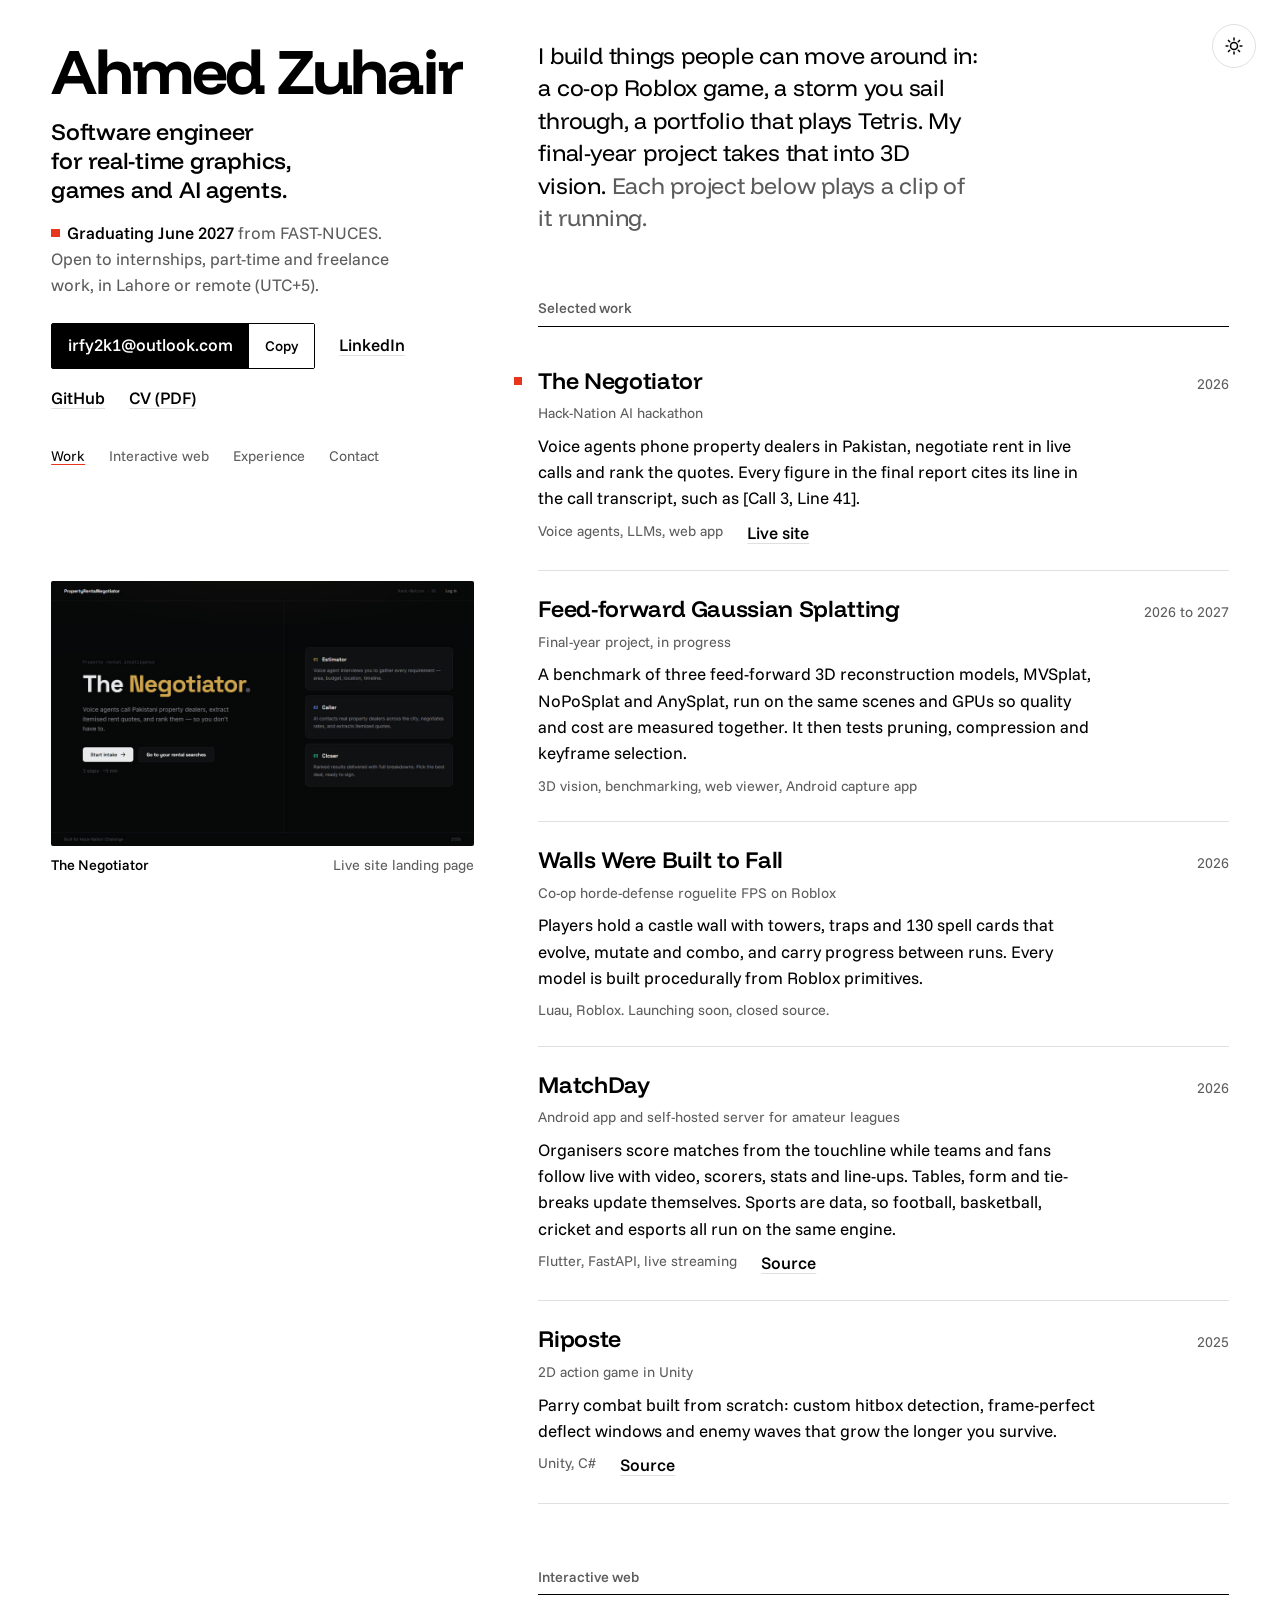
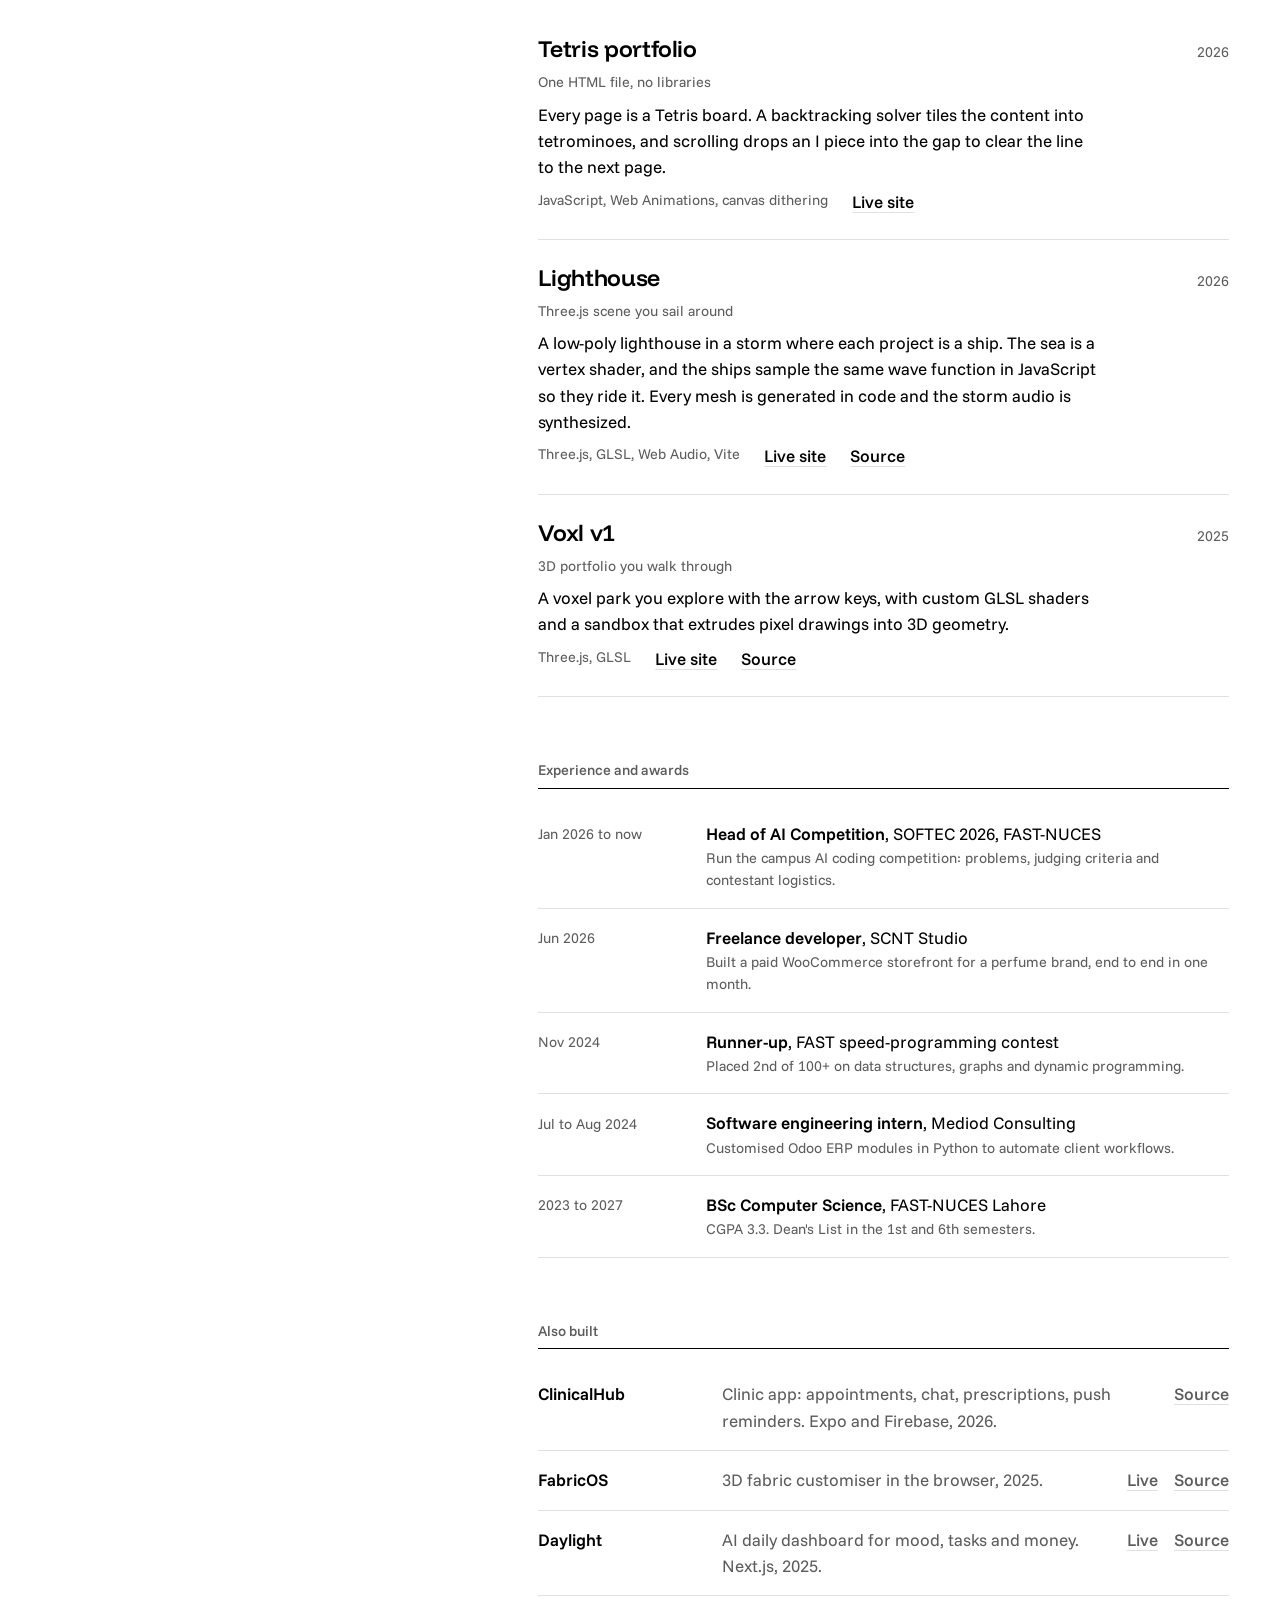
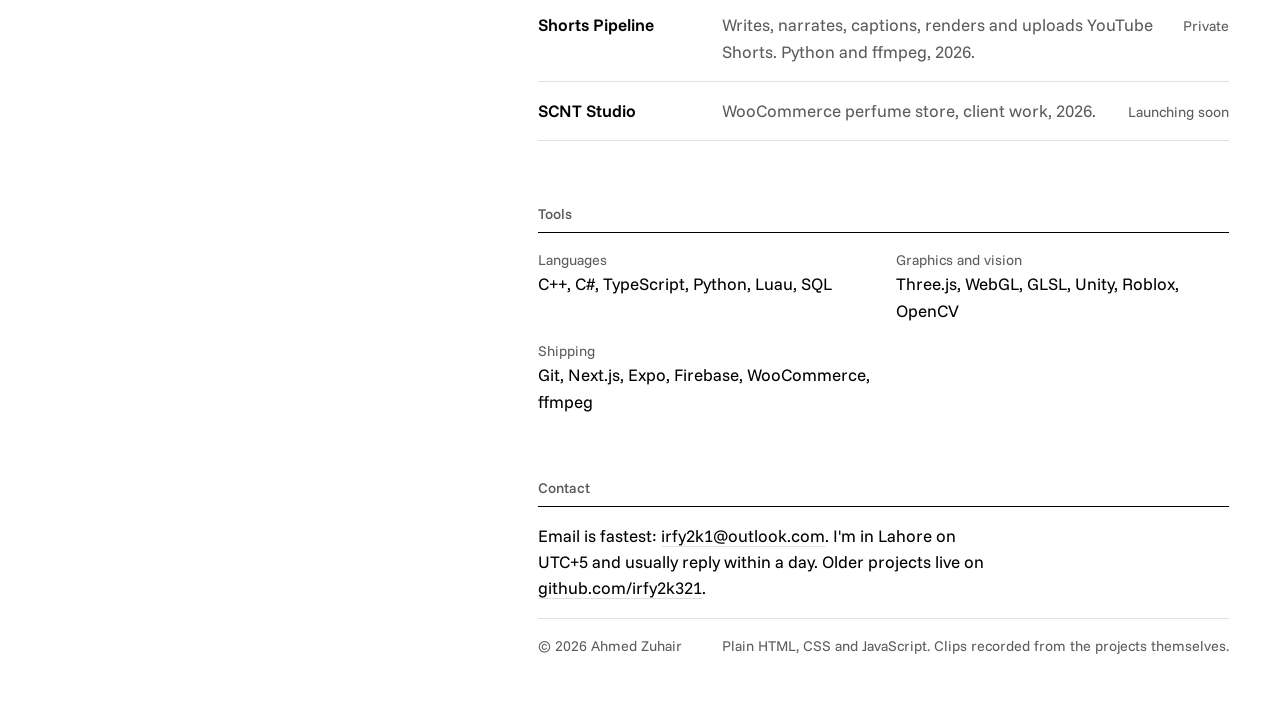
<file: index.html>
<!doctype html>
<html lang="en">
<head>
<meta charset="utf-8">
<meta name="viewport" content="width=device-width, initial-scale=1, viewport-fit=cover">
<title>Ahmed Zuhair</title>
<meta name="description" content="Ahmed Zuhair, software engineer graduating June 2027. Real-time graphics, games and AI agents, built end to end.">
<meta property="og:type" content="website">
<meta property="og:title" content="Ahmed Zuhair, software engineer">
<meta property="og:description" content="Real-time graphics, games and AI agents. Final-year CS at FAST-NUCES, graduating June 2027.">
<meta property="og:image" content="https://irfy2k.github.io/media/lighthouse.jpg">
<meta property="og:url" content="https://irfy2k.github.io/">
<meta name="twitter:card" content="summary_large_image">
<link rel="icon" href="data:image/svg+xml,%3Csvg xmlns='http://www.w3.org/2000/svg' viewBox='0 0 32 32'%3E%3Crect width='32' height='32' fill='%23000'/%3E%3Crect x='6' y='6' width='9' height='20' fill='%23fff'/%3E%3Crect x='17' y='17' width='9' height='9' fill='%23E8361C'/%3E%3C/svg%3E">
<script type="application/ld+json">{"@context":"https://schema.org","@type":"Person","name":"Ahmed Zuhair","jobTitle":"Software engineer","email":"mailto:irfy2k1@outlook.com","address":{"@type":"PostalAddress","addressLocality":"Lahore","addressCountry":"PK"},"alumniOf":"FAST-NUCES","sameAs":["https://github.com/irfy2k","https://www.linkedin.com/in/ahmedzuhairbaig"]}</script>
<link rel="preconnect" href="https://fonts.googleapis.com">
<link rel="preconnect" href="https://fonts.gstatic.com" crossorigin>
<link rel="stylesheet" href="https://fonts.googleapis.com/css2?family=Funnel+Display:wght@500;700&family=Funnel+Sans:ital,wght@0,400;0,500;0,600;1,400&display=swap">
<script>try{const t=localStorage.getItem('theme');if(t)document.documentElement.dataset.theme=t}catch(e){}</script>
</head>
<body>
<style>
/* Two columns on wide screens: a sticky rail holding identity, contact and a preview monitor,
   beside a scrolling index of work. The monitor plays whichever project is hovered or centred.
   Two themes: white paper or ink, with one red taken from the lighthouse. Dark follows the OS
   until the visitor picks one with the toggle. */
:root{
  --bg:#FFFFFF; --well:#F1F1EF; --text:#000000; --muted:#5C5C5C; --border:#E0E0DD; --accent:#E8361C; --accent-text:#C42A12;
  --display:"Funnel Display","Helvetica Neue",Arial,sans-serif;
  --body:"Funnel Sans","Helvetica Neue",Arial,sans-serif;
  --step--1:clamp(.83rem,.8rem + .15vw,.9rem); --step-0:clamp(1rem,.96rem + .2vw,1.0625rem);
  --step-1:clamp(1.2rem,1.1rem + .5vw,1.45rem); --step-3:clamp(2.6rem,1.9rem + 2.6vw,4rem);
  --space-1:.25rem; --space-2:.5rem; --space-3:1rem; --space-4:1.5rem; --space-5:2.5rem; --space-6:4rem;
  --radius:2px; --ease:cubic-bezier(.2,0,0,1); --dur:200ms;
  color-scheme:light;
}
:root[data-theme="dark"]{--bg:#0C0C0D; --well:#18181A; --text:#F3F2EE; --muted:#9B9A95; --border:#2A2A2C; --accent:#FF4B2B; --accent-text:#FF7356; color-scheme:dark}
@media (prefers-color-scheme:dark){:root:not([data-theme="light"]){--bg:#0C0C0D; --well:#18181A; --text:#F3F2EE; --muted:#9B9A95; --border:#2A2A2C; --accent:#FF4B2B; --accent-text:#FF7356; color-scheme:dark}}
*{box-sizing:border-box}

/* Theme toggle and its liquid reveal. The new theme pours out of the button as a wobbling blob
   (a View Transition mask driven from script), trailed by two ripple rings. */
.theme{position:fixed;top:clamp(12px,2vw,24px);right:clamp(12px,2vw,24px);z-index:3;width:44px;height:44px;display:grid;place-items:center;border:1px solid var(--border);border-radius:50%;background:var(--bg);color:var(--text);cursor:pointer;transition:border-color var(--dur) var(--ease),transform 300ms cubic-bezier(.3,1.6,.5,1)}
.theme:hover{border-color:var(--text)}
.theme:active{transform:scale(.9)}
.theme svg{width:20px;height:20px;grid-area:1/1;transition:transform 500ms cubic-bezier(.3,1.4,.5,1),opacity 250ms var(--ease)}
.theme .moon{opacity:0;transform:rotate(-90deg) scale(.4)}
:root[data-theme="dark"] .theme .sun{opacity:0;transform:rotate(90deg) scale(.4)}
:root[data-theme="dark"] .theme .moon{opacity:1;transform:none}
@media (prefers-color-scheme:dark){
  :root:not([data-theme="light"]) .theme .sun{opacity:0;transform:rotate(90deg) scale(.4)}
  :root:not([data-theme="light"]) .theme .moon{opacity:1;transform:none}
}
::view-transition-old(root),::view-transition-new(root){animation:none;mix-blend-mode:normal}
/* Hidden until the blob animation takes over, so the new theme never shows before the reveal starts */
::view-transition-new(root){-webkit-mask:linear-gradient(#000 0 0) 0 0/0 0 no-repeat;mask:linear-gradient(#000 0 0) 0 0/0 0 no-repeat}
.ripple{position:fixed;z-index:4;pointer-events:none;border-radius:50%;border:2px solid var(--accent);translate:-50% -50%}
html{scroll-behavior:smooth}
body{margin:0;background:var(--bg);color:var(--text);font:400 var(--step-0)/1.55 var(--body);-webkit-font-smoothing:antialiased;font-variant-numeric:tabular-nums}
a{color:inherit;text-decoration:underline;text-decoration-color:var(--border);text-decoration-thickness:1px;text-underline-offset:.22em;transition:text-decoration-color var(--dur) var(--ease)}
a:hover{text-decoration-color:var(--accent)}
:focus-visible{outline:2px solid var(--accent);outline-offset:3px}
h1,h2,h3,p,ul,ol,dl,dd,figure{margin:0;padding:0}
ul,ol{list-style:none}
.skip{position:absolute;left:var(--space-3);top:-100px;background:var(--text);color:var(--bg);padding:var(--space-2) var(--space-3);z-index:2}
.skip:focus{top:var(--space-3)}

.page{max-width:1440px;margin:0 auto;padding-inline:clamp(16px,4vw,56px);display:grid;grid-template-columns:minmax(0,1fr)}
@media (min-width:1024px){.page{grid-template-columns:minmax(0,38fr) minmax(0,62fr);column-gap:clamp(40px,5vw,88px)}}

/* Rail */
.rail{display:flex;flex-direction:column;gap:var(--space-4);padding-block:var(--space-5) var(--space-4)}
@media (min-width:1024px){.rail{position:sticky;top:0;height:100vh;height:100dvh;padding-block:var(--space-5) var(--space-4)}}
h1{font:700 var(--step-3)/.95 var(--display);letter-spacing:-.035em}
.role{font:500 var(--step-1)/1.25 var(--display);letter-spacing:-.01em;margin-top:var(--space-3);max-width:22ch;text-wrap:balance}
.status{color:var(--muted);margin-top:var(--space-3);max-width:40ch}
.status b{font-weight:500;color:var(--text)}
.status i{display:inline-block;width:.5em;height:.5em;background:var(--accent);margin-right:.45em;vertical-align:.08em;font-style:normal}
.contact{display:flex;flex-wrap:wrap;align-items:center;gap:var(--space-2) var(--space-4)}
.mail{display:inline-flex;align-items:stretch;border:1px solid var(--text);border-radius:var(--radius)}
.mail a{display:flex;align-items:center;min-height:44px;padding:0 var(--space-3);font-weight:500;text-decoration:none;background:var(--text);color:var(--bg)}
.mail a:hover{background:var(--accent-text)}
.mail button{font:500 var(--step--1) var(--body);border:0;background:var(--bg);color:var(--text);padding:0 var(--space-3);min-height:44px;min-width:64px;cursor:pointer}
.mail button:hover{color:var(--accent-text)}
.contact > a{font-weight:500;min-height:44px;display:inline-flex;align-items:center}
.secnav{display:flex;gap:var(--space-4);font-size:var(--step--1);color:var(--muted)}
.secnav a{text-decoration:none;min-height:24px;display:inline-flex;align-items:center}
.secnav a[aria-current="true"]{color:var(--text);text-decoration:underline;text-decoration-color:var(--accent)}

.monitor{display:none;margin-top:auto}
@media (min-width:1024px){.monitor{display:grid;gap:var(--space-2)}}
.screen{position:relative;aspect-ratio:16/10;background:var(--well);border-radius:var(--radius);overflow:hidden}
.screen > *{position:absolute;inset:0;width:100%;height:100%;object-fit:cover;transition:opacity var(--dur) var(--ease)}
.screen .off{opacity:0}
.screen svg{object-fit:contain;padding:6%}
.cap{font-size:var(--step--1);color:var(--muted);display:flex;justify-content:space-between;gap:var(--space-3)}
.cap b{font-weight:500;color:var(--text)}
/* Rail too short for the monitor (set by script): show media inline instead, as on phones. */
@media (min-width:1024px){.tight .monitor{display:none}.tight .inline{display:block;max-width:640px}.tight .inline.diagram{display:grid}}

/* Index */
main{padding-block:var(--space-5) var(--space-6);display:grid;gap:var(--space-6);min-width:0}
section{display:grid;gap:var(--space-3);scroll-margin-top:var(--space-4)}
h2{font:500 var(--step--1)/1.3 var(--body);color:var(--muted);padding-bottom:var(--space-2);border-bottom:1px solid var(--text)}
.about{font:400 var(--step-1)/1.4 var(--display);letter-spacing:-.01em;max-width:34ch;text-wrap:pretty}
.about em{font-style:normal;color:var(--muted)}

.work > li{display:grid;gap:var(--space-2);padding-block:var(--space-4);border-bottom:1px solid var(--border);position:relative}
.work h3{font:600 var(--step-1)/1.2 var(--display);letter-spacing:-.015em;display:flex;align-items:baseline;justify-content:space-between;gap:var(--space-3)}
.work h3 small{font:400 var(--step--1) var(--body);color:var(--muted);letter-spacing:0;white-space:nowrap}
.work h3::before{content:"";position:absolute;left:calc(-1 * var(--space-4));top:calc(var(--space-4) + .45em);width:8px;height:8px;background:var(--accent);opacity:0;transition:opacity var(--dur) var(--ease)}
.work > li.on h3::before{opacity:1}
.ctx{font-size:var(--step--1);color:var(--muted)}
.desc{max-width:62ch}
.meta{display:flex;flex-wrap:wrap;gap:var(--space-1) var(--space-4);font-size:var(--step--1);color:var(--muted)}
.meta a{color:var(--text);font-weight:500;font-size:var(--step-0)}
.inline{aspect-ratio:16/10;background:var(--well);border-radius:var(--radius);overflow:hidden;margin-bottom:var(--space-2)}
.inline img,.inline video{width:100%;height:100%;object-fit:cover;display:block}
.inline.diagram{display:grid;place-items:center;padding:6%}
@media (min-width:1024px){.inline,.inline.diagram{display:none}}
/* Phones: work first so a project is on screen without scrolling; the section links are not needed in one column. */
@media (max-width:1023.98px){.secnav{display:none}#work{order:-1}main{padding-top:var(--space-4)}}

.exp > li{display:grid;grid-template-columns:9rem minmax(0,1fr);gap:var(--space-1) var(--space-4);padding-block:var(--space-3);border-bottom:1px solid var(--border)}
.exp .when{color:var(--muted);font-size:var(--step--1);padding-top:.15em}
.exp b{font-weight:600}
.exp p{color:var(--muted);font-size:var(--step--1)}
.also > li{display:grid;grid-template-columns:10rem minmax(0,1fr) auto;gap:var(--space-1) var(--space-4);padding-block:var(--space-3);border-bottom:1px solid var(--border);align-items:baseline}
.also b{font-weight:600}
.also span{color:var(--muted)}
.also .go{display:flex;gap:var(--space-3);font-weight:500;white-space:nowrap}
.also .go em{font-style:normal;color:var(--muted);font-weight:400;font-size:var(--step--1)}
@media (max-width:640px){
  .exp > li{grid-template-columns:minmax(0,1fr)}
  .also > li{grid-template-columns:minmax(0,1fr) auto}
  .also span{grid-column:1/-1;grid-row:2}
}
.tools{display:grid;grid-template-columns:repeat(auto-fit,minmax(14rem,1fr));gap:var(--space-3) var(--space-4)}
.tools dt{font-size:var(--step--1);color:var(--muted)}
.end{display:grid;gap:var(--space-3)}
.end p{max-width:52ch}
footer{display:flex;flex-wrap:wrap;justify-content:space-between;gap:var(--space-2) var(--space-4);font-size:var(--step--1);color:var(--muted);padding-top:var(--space-3);border-top:1px solid var(--border)}

@media (prefers-reduced-motion:reduce){html{scroll-behavior:auto}*{transition:none!important}}
</style>

<a class="skip" href="#work">Skip to work</a>
<button type="button" class="theme" id="theme" aria-label="Dark theme" aria-pressed="false">
  <svg class="sun" viewBox="0 0 24 24" fill="none" stroke="currentColor" stroke-width="1.8" stroke-linecap="round" aria-hidden="true"><circle cx="12" cy="12" r="4.2"/><path d="M12 2.5v2.2M12 19.3v2.2M2.5 12h2.2M19.3 12h2.2M5.3 5.3l1.6 1.6M17.1 17.1l1.6 1.6M5.3 18.7l1.6-1.6M17.1 6.9l1.6-1.6"/></svg>
  <svg class="moon" viewBox="0 0 24 24" fill="none" stroke="currentColor" stroke-width="1.8" stroke-linejoin="round" aria-hidden="true"><path d="M20 14.6A8.2 8.2 0 0 1 9.4 4a8.2 8.2 0 1 0 10.6 10.6Z"/></svg>
</button>
<div class="page">
  <header class="rail">
    <div>
      <h1>Ahmed Zuhair</h1>
      <p class="role">Software engineer for real-time graphics, games and AI agents.</p>
      <p class="status"><i aria-hidden="true"></i><b>Graduating June 2027</b> from FAST-NUCES. Open to internships, part-time and freelance work, in Lahore or remote (UTC+5).</p>
    </div>
    <div class="contact">
      <span class="mail"><a href="mailto:irfy2k1@outlook.com" id="email">irfy2k1@outlook.com</a><button type="button" id="copy">Copy</button></span>
      <a href="https://www.linkedin.com/in/ahmedzuhairbaig">LinkedIn</a>
      <a href="https://github.com/irfy2k">GitHub</a>
      <a href="ahmed-zuhair-cv.pdf">CV (PDF)</a>
    </div>
    <nav class="secnav" aria-label="Sections">
      <a href="#work">Work</a><a href="#web">Interactive web</a><a href="#experience">Experience</a><a href="#contact">Contact</a>
    </nav>
    <figure class="monitor" aria-hidden="true">
      <div class="screen" id="screen">
        <img alt="" src="media/lighthouse.jpg" class="off" id="scr-img">
        <video muted loop playsinline preload="none" class="off" id="scr-vid"></video>
      </div>
      <figcaption class="cap"><b id="cap-name">Preview</b><span id="cap-note">Hover a project</span></figcaption>
    </figure>
  </header>

  <main id="main">
    <p class="about">I build things people can move around in: a co-op Roblox game, a storm you sail through, a portfolio that plays Tetris. My final-year project takes that into 3D vision. <em>Each project below plays a clip of it running.</em></p>

    <section id="work" aria-labelledby="h-work">
      <h2 id="h-work">Selected work</h2>
      <ul class="work">
        <li data-img="media/negotiator.jpg" data-note="Live site landing page">
          <figure class="inline"><img src="media/negotiator.jpg" width="960" height="600" alt="The Negotiator landing page: voice agents call property dealers and rank the quotes" loading="lazy"></figure>
          <h3>The Negotiator <small>2026</small></h3>
          <p class="ctx">Hack-Nation AI hackathon</p>
          <p class="desc">Voice agents phone property dealers in Pakistan, negotiate rent in live calls and rank the quotes. Every figure in the final report cites its line in the call transcript, such as [Call 3, Line 41].</p>
          <p class="meta"><span>Voice agents, LLMs, web app</span><a href="https://negotiator-frontend-iota.vercel.app/">Live site</a></p>
        </li>
        <li data-diagram="1" data-note="How the benchmark is set up">
          <figure class="inline diagram"></figure>
          <h3>Feed-forward Gaussian Splatting <small>2026 to 2027</small></h3>
          <p class="ctx">Final-year project, in progress</p>
          <p class="desc">A benchmark of three feed-forward 3D reconstruction models, MVSplat, NoPoSplat and AnySplat, run on the same scenes and GPUs so quality and cost are measured together. It then tests pruning, compression and keyframe selection.</p>
          <p class="meta"><span>3D vision, benchmarking, web viewer, Android capture app</span></p>
        </li>
        <li data-vid="media/walls.mp4" data-img="media/walls.jpg" data-note="Screenshots of the game's maps">
          <figure class="inline"><img src="media/walls.jpg" width="960" height="600" alt="Walls Were Built to Fall: a castle wall and maps from the game" loading="lazy"></figure>
          <h3>Walls Were Built to Fall <small>2026</small></h3>
          <p class="ctx">Co-op horde-defense roguelite FPS on Roblox</p>
          <p class="desc">Players hold a castle wall with towers, traps and 130 spell cards that evolve, mutate and combo, and carry progress between runs. Every model is built procedurally from Roblox primitives.</p>
          <p class="meta"><span>Luau, Roblox. Launching soon, closed source.</span></p>
        </li>
        <li data-vid="media/matchday.mp4" data-img="media/matchday.jpg" data-note="Recorded from the app's demo league">
          <figure class="inline"><img src="media/matchday.jpg" width="960" height="600" alt="MatchDay: home screen with a live match, the live match screen and the league table" loading="lazy"></figure>
          <h3>MatchDay <small>2026</small></h3>
          <p class="ctx">Android app and self-hosted server for amateur leagues</p>
          <p class="desc">Organisers score matches from the touchline while teams and fans follow live with video, scorers, stats and line-ups. Tables, form and tie-breaks update themselves. Sports are data, so football, basketball, cricket and esports all run on the same engine.</p>
          <p class="meta"><span>Flutter, FastAPI, live streaming</span><a href="https://github.com/irfy2k/MatchDay">Source</a></p>
        </li>
        <li data-img="media/riposte.jpg" data-note="Screenshot">
          <figure class="inline"><img src="media/riposte.jpg" width="960" height="472" alt="Riposte: a knight facing goblins in a ruined arch" loading="lazy"></figure>
          <h3>Riposte <small>2025</small></h3>
          <p class="ctx">2D action game in Unity</p>
          <p class="desc">Parry combat built from scratch: custom hitbox detection, frame-perfect deflect windows and enemy waves that grow the longer you survive.</p>
          <p class="meta"><span>Unity, C#</span><a href="https://github.com/irfy2k/2d-Game">Source</a></p>
        </li>
      </ul>
    </section>

    <section id="web" aria-labelledby="h-web">
      <h2 id="h-web">Interactive web</h2>
      <ul class="work">
        <li data-vid="media/tetris.mp4" data-img="media/tetris.jpg" data-note="Recorded from the live site">
          <figure class="inline"><img src="media/tetris.jpg" width="960" height="600" alt="Tetris portfolio: projects laid out as a stack of tetrominoes" loading="lazy"></figure>
          <h3>Tetris portfolio <small>2026</small></h3>
          <p class="ctx">One HTML file, no libraries</p>
          <p class="desc">Every page is a Tetris board. A backtracking solver tiles the content into tetrominoes, and scrolling drops an I piece into the gap to clear the line to the next page.</p>
          <p class="meta"><span>JavaScript, Web Animations, canvas dithering</span><a href="https://irfy2k.github.io/tetris/">Live site</a></p>
        </li>
        <li data-vid="media/lighthouse.mp4" data-img="media/lighthouse.jpg" data-note="Recorded from the live site">
          <figure class="inline"><img src="media/lighthouse.jpg" width="960" height="600" alt="Lighthouse portfolio: a low-poly lighthouse and ships in a storm" loading="lazy"></figure>
          <h3>Lighthouse <small>2026</small></h3>
          <p class="ctx">Three.js scene you sail around</p>
          <p class="desc">A low-poly lighthouse in a storm where each project is a ship. The sea is a vertex shader, and the ships sample the same wave function in JavaScript so they ride it. Every mesh is generated in code and the storm audio is synthesized.</p>
          <p class="meta"><span>Three.js, GLSL, Web Audio, Vite</span><a href="https://irfy2k.github.io/lighthouse/">Live site</a><a href="https://github.com/irfy2k/Lighthouse">Source</a></p>
        </li>
        <li data-vid="media/voxl.mp4" data-img="media/voxl.jpg" data-note="Recorded from the live site">
          <figure class="inline"><img src="media/voxl.jpg" width="960" height="600" alt="Voxl: a voxel park with a fountain and a walking character" loading="lazy"></figure>
          <h3>Voxl v1 <small>2025</small></h3>
          <p class="ctx">3D portfolio you walk through</p>
          <p class="desc">A voxel park you explore with the arrow keys, with custom GLSL shaders and a sandbox that extrudes pixel drawings into 3D geometry.</p>
          <p class="meta"><span>Three.js, GLSL</span><a href="https://voxl-portfolio.vercel.app">Live site</a><a href="https://github.com/irfy2k/Voxl-Portfolio">Source</a></p>
        </li>
      </ul>
    </section>

    <section id="experience" aria-labelledby="h-exp">
      <h2 id="h-exp">Experience and awards</h2>
      <ol class="exp">
        <li><span class="when">Jan 2026 to now</span><div><b>Head of AI Competition</b>, SOFTEC 2026, FAST-NUCES<p>Run the campus AI coding competition: problems, judging criteria and contestant logistics.</p></div></li>
        <li><span class="when">Jun 2026</span><div><b>Freelance developer</b>, SCNT Studio<p>Built a paid WooCommerce storefront for a perfume brand, end to end in one month.</p></div></li>
        <li><span class="when">Nov 2024</span><div><b>Runner-up</b>, FAST speed-programming contest<p>Placed 2nd of 100+ on data structures, graphs and dynamic programming.</p></div></li>
        <li><span class="when">Jul to Aug 2024</span><div><b>Software engineering intern</b>, Mediod Consulting<p>Customised Odoo ERP modules in Python to automate client workflows.</p></div></li>
        <li><span class="when">2023 to 2027</span><div><b>BSc Computer Science</b>, FAST-NUCES Lahore<p>CGPA 3.3. Dean's List in the 1st and 6th semesters.</p></div></li>
      </ol>
    </section>

    <section aria-labelledby="h-also">
      <h2 id="h-also">Also built</h2>
      <ul class="also">
        <li><b>ClinicalHub</b><span>Clinic app: appointments, chat, prescriptions, push reminders. Expo and Firebase, 2026.</span><span class="go"><a href="https://github.com/irfy2k/ClinicalHub">Source</a></span></li>
        <li data-img="media/fabric.jpg" data-note="Live site"><b>FabricOS</b><span>3D fabric customiser in the browser, 2025.</span><span class="go"><a href="https://customizer-three.vercel.app">Live</a><a href="https://github.com/irfy2k/Customizer">Source</a></span></li>
        <li><b>Daylight</b><span>AI daily dashboard for mood, tasks and money. Next.js, 2025.</span><span class="go"><a href="https://daylight-lime-omega.vercel.app">Live</a><a href="https://github.com/irfy2k/Daylight">Source</a></span></li>
        <li><b>Shorts Pipeline</b><span>Writes, narrates, captions, renders and uploads YouTube Shorts. Python and ffmpeg, 2026.</span><span class="go"><em>Private</em></span></li>
        <li><b>SCNT Studio</b><span>WooCommerce perfume store, client work, 2026.</span><span class="go"><em>Launching soon</em></span></li>
      </ul>
    </section>

    <section aria-labelledby="h-tools">
      <h2 id="h-tools">Tools</h2>
      <dl class="tools">
        <div><dt>Languages</dt><dd>C++, C#, TypeScript, Python, Luau, SQL</dd></div>
        <div><dt>Graphics and vision</dt><dd>Three.js, WebGL, GLSL, Unity, Roblox, OpenCV</dd></div>
        <div><dt>Shipping</dt><dd>Git, Next.js, Expo, Firebase, WooCommerce, ffmpeg</dd></div>
      </dl>
    </section>

    <section id="contact" class="end" aria-labelledby="h-contact">
      <h2 id="h-contact">Contact</h2>
      <p>Email is fastest: <a href="mailto:irfy2k1@outlook.com">irfy2k1@outlook.com</a>. I'm in Lahore on UTC+5 and usually reply within a day. Older projects live on <a href="https://github.com/irfy2k321">github.com/irfy2k321</a>.</p>
      <footer><span>&copy; <span id="year">2026</span> Ahmed Zuhair</span><span>Plain HTML, CSS and JavaScript. Clips recorded from the projects themselves.</span></footer>
    </section>
  </main>
</div>

<template id="diagram">
  <svg viewBox="0 0 480 300" role="img" aria-label="Three models run on the same scenes and GPUs, then quality and cost are compared, then pruning, compression and keyframe selection are tested">
    <g font-family="Funnel Sans, Helvetica Neue, Arial, sans-serif" font-size="13" fill="currentColor">
      <g fill="none" stroke="currentColor" stroke-width="1.5">
        <rect x="16" y="40" width="128" height="40"/><rect x="16" y="96" width="128" height="40"/><rect x="16" y="152" width="128" height="40"/>
        <rect x="186" y="80" width="118" height="72"/>
        <rect x="346" y="40" width="118" height="40"/><rect x="346" y="96" width="118" height="40"/>
        <rect x="186" y="228" width="278" height="44"/>
        <path d="M144 60h20v56h22M144 116h42M144 172h20v-56"/>
        <path d="M304 116h20V60h22M324 116h22"/>
        <path d="M405 136v40H245v52"/>
      </g>
      <rect x="342" y="214" width="8" height="8" style="fill:var(--accent)"/>
      <text x="28" y="65">MVSplat</text><text x="28" y="121">NoPoSplat</text><text x="28" y="177">AnySplat</text>
      <text x="198" y="108">Same scenes,</text><text x="198" y="126">same GPUs</text>
      <text x="358" y="65">Quality</text><text x="358" y="121">Cost</text>
      <text x="198" y="255">Pruning, compression, keyframes</text>
      <text x="16" y="24" style="fill:var(--muted)">Feed-forward 3D Gaussian Splatting benchmark</text>
    </g>
  </svg>
</template>

<script>
document.getElementById('year').textContent = new Date().getFullYear();

const copyBtn = document.getElementById('copy'), email = document.getElementById('email');
copyBtn.addEventListener('click', () => {
  const show = t => { copyBtn.textContent = t; setTimeout(() => { copyBtn.textContent = 'Copy'; }, 1600); };
  const select = () => { getSelection().selectAllChildren(email); show('Selected'); };
  if (navigator.clipboard) navigator.clipboard.writeText(email.textContent).then(() => show('Copied'), select);
  else select();
});

const reduce = matchMedia('(prefers-reduced-motion: reduce)').matches;

// Theme toggle. The new theme pours out of the button as a liquid blob: a wavy SVG outline whose
// lobes morph (SMIL inside the mask image) while the mask grows over the page, plus two ripple rings.
const themeBtn = document.getElementById('theme'), osDark = matchMedia('(prefers-color-scheme: dark)');
const isDark = () => (document.documentElement.dataset.theme || (osDark.matches ? 'dark' : 'light')) === 'dark';
const syncThemeBtn = () => { const d = isDark(); themeBtn.setAttribute('aria-pressed', d); themeBtn.setAttribute('aria-label', d ? 'Light theme' : 'Dark theme'); };
syncThemeBtn();
osDark.addEventListener('change', syncThemeBtn);

// Closed Catmull-Rom curve through n points on a circle wobbled by two sine waves.
function blobPath(seed) {
  const n = 28, pts = [];
  for (let i = 0; i < n; i++) {
    const a = i / n * Math.PI * 2;
    const r = 40 + 4.5 * Math.sin(a * 5 + seed) + 2.5 * Math.sin(a * 9 - seed * 1.7);
    pts.push([50 + r * Math.cos(a), 50 + r * Math.sin(a)]);
  }
  const p = i => pts[(i + n) % n], f = v => v.toFixed(2);
  let d = `M${f(pts[0][0])} ${f(pts[0][1])}`;
  for (let i = 0; i < n; i++) {
    const [p0, p1, p2, p3] = [p(i - 1), p(i), p(i + 1), p(i + 2)];
    d += `C${f(p1[0] + (p2[0] - p0[0]) / 6)} ${f(p1[1] + (p2[1] - p0[1]) / 6)} ${f(p2[0] - (p3[0] - p1[0]) / 6)} ${f(p2[1] - (p3[1] - p1[1]) / 6)} ${f(p2[0])} ${f(p2[1])}`;
  }
  return d + 'Z';
}
const shapes = [0, 1.3, 2.6, 3.9, 0].map(blobPath);
const blobMask = `url("data:image/svg+xml,${encodeURIComponent(`<svg xmlns='http://www.w3.org/2000/svg' viewBox='0 0 100 100'><path d='${shapes[0]}'><animate attributeName='d' dur='1.1s' repeatCount='indefinite' values='${shapes.join(';')}'/></path></svg>`)}")`;

function ripple(x, y, size, delay) {
  const r = Object.assign(document.createElement('div'), { className: 'ripple' });
  r.style.left = x + 'px'; r.style.top = y + 'px';
  document.body.append(r);
  r.animate([{ width: '0px', height: '0px', opacity: .9, borderWidth: '3px' }, { width: size + 'px', height: size + 'px', opacity: 0, borderWidth: '1px' }],
    { duration: 900, delay, easing: 'cubic-bezier(.2,.7,.3,1)', fill: 'backwards' }).finished.then(() => r.remove());
}

themeBtn.addEventListener('click', () => {
  const next = isDark() ? 'light' : 'dark';
  const apply = () => {
    document.documentElement.dataset.theme = next;
    try { localStorage.setItem('theme', next); } catch (e) {}
    syncThemeBtn();
  };
  if (reduce || !document.startViewTransition) return apply();
  const b = themeBtn.getBoundingClientRect(), x = b.left + b.width / 2, y = b.top + b.height / 2;
  // The blob's wobble dips 8% inside its box, so oversize it to still cover the far corner.
  const R = Math.hypot(Math.max(x, innerWidth - x), Math.max(y, innerHeight - y)) * 1.3;
  const vt = document.startViewTransition(apply);
  vt.ready.then(() => {
    const pseudo = '::view-transition-new(root)', opts = { duration: 1000, fill: 'forwards', easing: 'cubic-bezier(.65,0,.25,1)', pseudoElement: pseudo };
    const frame = s => ({ maskImage: blobMask, webkitMaskImage: blobMask, maskSize: `${2 * s}px ${2 * s}px`, webkitMaskSize: `${2 * s}px ${2 * s}px`, maskPosition: `${x - s}px ${y - s}px`, webkitMaskPosition: `${x - s}px ${y - s}px` });
    const reveal = document.documentElement.animate([frame(0), frame(R * .18), frame(R)], opts);
    vt.finished.then(() => reveal.cancel());
    ripple(x, y, R * .9, 60);
    ripple(x, y, R * .55, 220);
  });
});
const wide = matchMedia('(min-width: 1024px)');
// The monitor only works when the rail is tall enough to hold it; otherwise media goes inline.
const rail = document.querySelector('.rail'), root = document.documentElement;
let monitorOn = false;
function fit() {
  root.classList.remove('tight');
  root.classList.toggle('tight', wide.matches && rail.scrollHeight > rail.clientHeight + 1);
  monitorOn = wide.matches && !root.classList.contains('tight');
}
fit();
addEventListener('resize', fit);
document.fonts?.ready.then(fit);
const diagram = document.getElementById('diagram').content.firstElementChild;
document.querySelectorAll('.inline.diagram').forEach(f => f.append(diagram.cloneNode(true)));

// Monitor: shows the hovered project, or the one nearest the middle of the screen while scrolling.
const screen = document.getElementById('screen'), img = document.getElementById('scr-img'), vid = document.getElementById('scr-vid');
const capName = document.getElementById('cap-name'), capNote = document.getElementById('cap-note');
const items = [...document.querySelectorAll('[data-img],[data-vid],[data-diagram]')];
let current = null, svg = null;
function show(li) {
  if (li === current || !monitorOn) return;
  current?.classList.remove('on'); current = li; li.classList.add('on');
  capName.textContent = li.querySelector('h3')?.firstChild.textContent.trim() || li.querySelector('b').textContent;
  capNote.textContent = li.dataset.note || '';
  svg?.remove(); svg = null;
  vid.classList.add('off'); img.classList.add('off'); vid.pause();
  if (li.dataset.diagram) { svg = diagram.cloneNode(true); screen.append(svg); return; }
  img.onload = () => img.classList.remove('off');
  if (img.getAttribute('src') === li.dataset.img && img.complete) img.classList.remove('off'); else img.src = li.dataset.img;
  if (li.dataset.vid && !reduce) {
    vid.src = li.dataset.vid; vid.poster = li.dataset.img;
    vid.play().then(() => vid.classList.remove('off'), () => {});
  } else vid.removeAttribute('src');
}
items.forEach(li => {
  li.addEventListener('pointerenter', () => show(li));
  li.addEventListener('focusin', () => show(li));
});
const centre = new IntersectionObserver(es => es.forEach(e => e.isIntersecting && show(e.target)), { rootMargin: '-45% 0px -45% 0px' });
// Start following the scroll only once the visitor scrolls, so the first clip stays put on load.
addEventListener('scroll', () => items.forEach(li => centre.observe(li)), { once: true, passive: true });
if (monitorOn) show(document.querySelector('[data-vid="media/lighthouse.mp4"]'));

// Phones: swap a row's still for its clip while it is on screen.
const inline = new IntersectionObserver(es => es.forEach(e => {
  const li = e.target, fig = li.querySelector('.inline');
  if (!fig || monitorOn || reduce) return;
  let v = fig.querySelector('video');
  if (e.isIntersecting) {
    if (!v) { v = Object.assign(document.createElement('video'), { muted: true, loop: true, playsInline: true, poster: li.dataset.img, src: li.dataset.vid }); v.setAttribute('aria-hidden', 'true'); fig.replaceChildren(v); }
    v.play().catch(() => {});
  } else if (v) v.pause();
}), { threshold: .6 });
document.querySelectorAll('[data-vid]').forEach(li => inline.observe(li));

// Section nav tracks the section in view.
const links = new Map([...document.querySelectorAll('.secnav a')].map(a => [a.hash.slice(1), a]));
const spy = new IntersectionObserver(es => es.forEach(e => {
  if (!e.isIntersecting) return;
  links.forEach(a => a.removeAttribute('aria-current'));
  links.get(e.target.id)?.setAttribute('aria-current', 'true');
}), { rootMargin: '-30% 0px -60% 0px' });
links.forEach((a, id) => spy.observe(document.getElementById(id)));
</script>

</body>
</html>
</file>
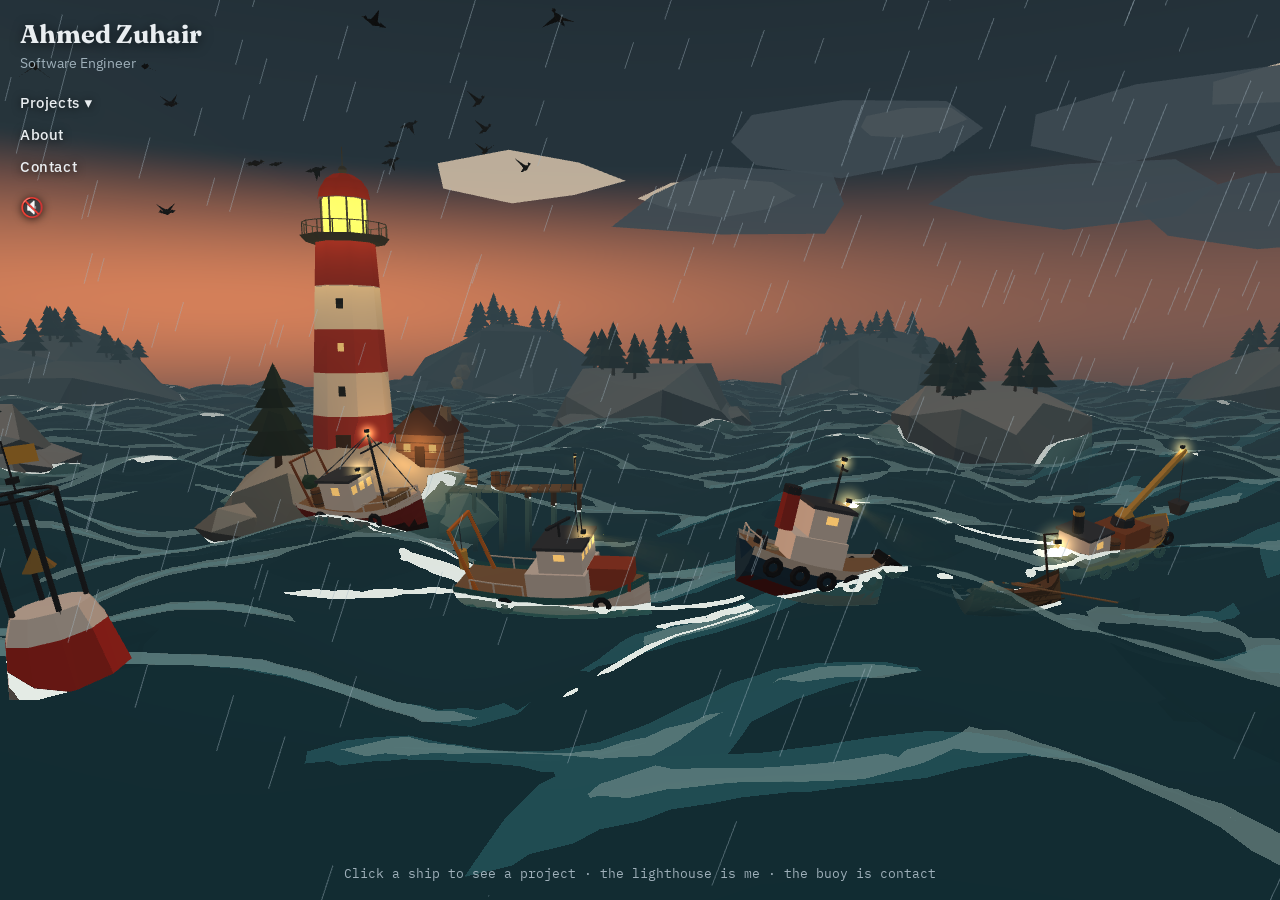
<file: lighthouse/index.html>
<!doctype html>
<html lang="en">
  <head>
    <meta charset="UTF-8" />
    <meta name="viewport" content="width=device-width, initial-scale=1" />
    <meta name="description" content="Developer portfolio — a lighthouse in a stormy sea." />
    <title>Lighthouse, Ahmed Zuhair</title>
    <link rel="preconnect" href="https://fonts.googleapis.com" />
    <link rel="preconnect" href="https://fonts.gstatic.com" crossorigin />
    <link href="https://fonts.googleapis.com/css2?family=Fraunces:opsz,wght@9..144,500;9..144,700&family=IBM+Plex+Sans:wght@400;500&family=IBM+Plex+Mono:wght@400&display=swap" rel="stylesheet" />
    <script type="module" crossorigin src="./assets/index-Cu-3lEFb.js"></script>
    <link rel="stylesheet" crossorigin href="./assets/index-BSbGYcsy.css">
  </head>
  <body>
    <canvas id="scene" aria-hidden="true"></canvas>

    <nav id="menu" aria-label="Main">
      <p id="owner" class="owner"></p>
      <p id="role" class="role"></p>
      <button id="menu-toggle" type="button" aria-expanded="false" aria-controls="menu-items">Menu</button>
      <button id="sound" type="button" aria-pressed="false" aria-label="Storm sound">🔇</button>
      <div id="menu-items">
        <button id="projects-toggle" type="button" aria-expanded="false" aria-controls="project-list">Projects</button>
        <ul id="project-list" hidden></ul>
        <button type="button" data-open="about">About</button>
        <button type="button" data-open="contact">Contact</button>
      </div>
    </nav>

    <p id="hint">Click a ship to see a project · the lighthouse is me · the buoy is contact</p>
    <div id="hover-label" hidden></div>

    <aside id="panel" tabindex="-1" inert aria-labelledby="panel-title">
      <button id="panel-close" type="button" aria-label="Close">✕</button>
      <div id="panel-body"></div>
    </aside>

    <div id="loader"><span>Lighting the lamp…</span></div>
  </body>
</html>
</file>
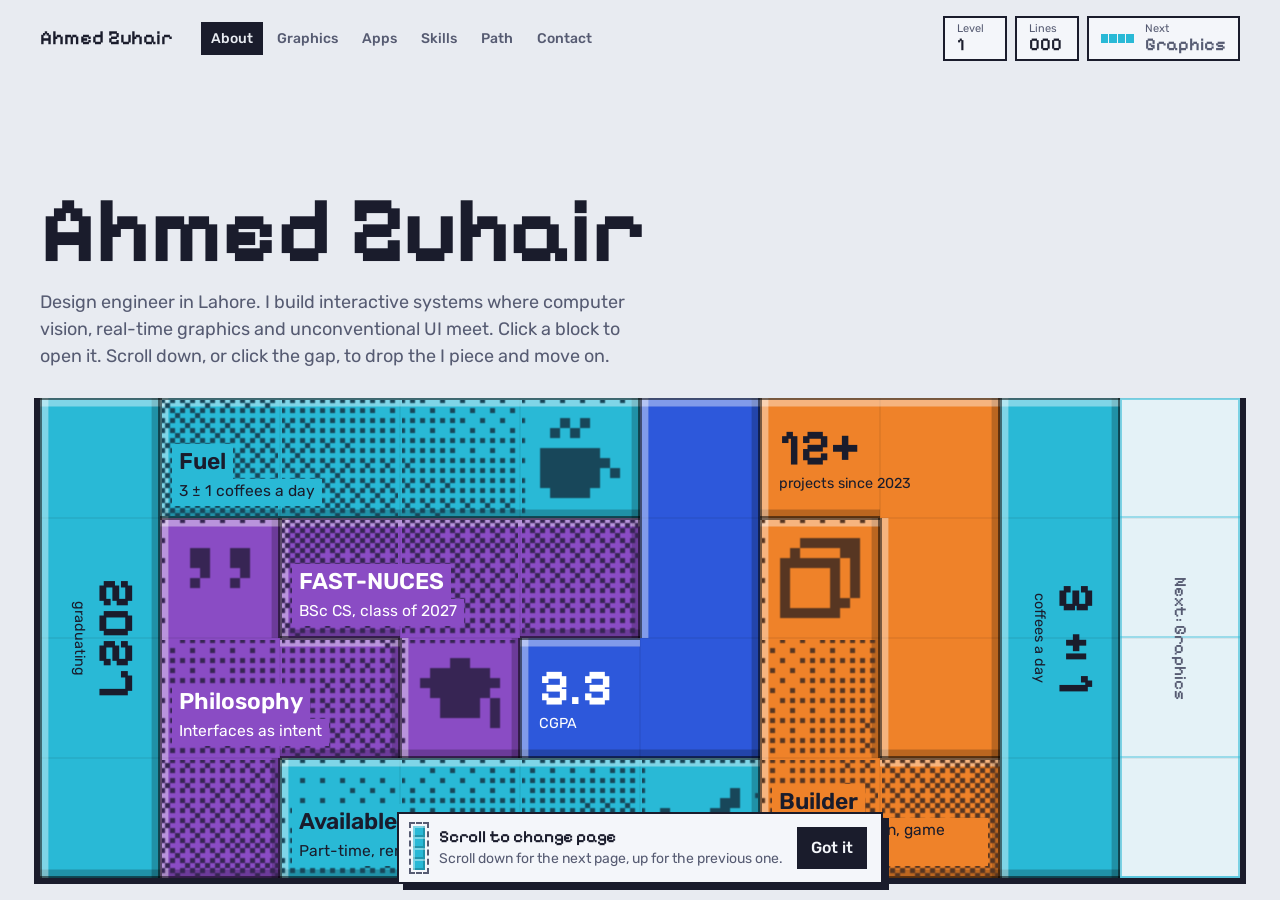
<file: tetris/index.html>
<!doctype html><html lang="en"><head><meta charset="utf-8"><meta name="viewport" content="width=device-width,initial-scale=1,viewport-fit=cover"><title>Ahmed Zuhair Portfolio</title>
<meta name="description" content="A portfolio where every section is a stack of tetrominoes. Clear the lines to move to the next page.">
<link rel="preconnect" href="https://fonts.googleapis.com">
<link rel="preconnect" href="https://fonts.gstatic.com" crossorigin>
<link href="https://fonts.googleapis.com/css2?family=Pixelify+Sans:wght@400..700&family=Rubik:wght@400;500;600&display=swap" rel="stylesheet">
<style>
:root{
  --bg:#E8EBF1; --well:#F4F6FA; --grid:rgba(26,28,44,.07); --ink:#1A1C2C; --muted:#565B72; --wall:#1A1C2C;
  --I:#29B9D6; --O:#F2C230; --T:#8A4CC4; --S:#3AAE5B; --Z:#E4474C; --J:#2D58DB; --L:#EF8229;
  --on-light:#1A1C2C; --on-dark:#FFFFFF; --on-wall:#F4F6FA;
  --cell:64px; --cols:10; --rows:4;
  color-scheme:light;
}
@media (prefers-color-scheme:dark){
  :root:not([data-theme="light"]){ --bg:#12152A; --well:#191D36; --grid:rgba(236,238,247,.06); --ink:#ECEEF7; --muted:#9CA2C0; --wall:#3A4170; color-scheme:dark; }
}
:root[data-theme="dark"]{ --bg:#12152A; --well:#191D36; --grid:rgba(236,238,247,.06); --ink:#ECEEF7; --muted:#9CA2C0; --wall:#3A4170; color-scheme:dark; }

[data-type="I"]{--pc:var(--I);--pt:var(--on-light)}
[data-type="O"]{--pc:var(--O);--pt:var(--on-light)}
[data-type="T"]{--pc:var(--T);--pt:var(--on-dark)}
[data-type="S"]{--pc:var(--S);--pt:var(--on-light)}
[data-type="Z"]{--pc:var(--Z);--pt:var(--on-light)}
[data-type="J"]{--pc:var(--J);--pt:var(--on-dark)}
[data-type="L"]{--pc:var(--L);--pt:var(--on-light)}

*{box-sizing:border-box}
[hidden]{display:none!important}
html,body{overscroll-behavior-y:none}
body{margin:0;background:var(--bg);color:var(--ink);font:400 16px/1.5 Rubik,system-ui,sans-serif;overflow-x:clip}
button{font:inherit;color:inherit}
:focus-visible{outline:3px solid var(--ink);outline-offset:2px}

.wrap{width:calc(var(--cols) * var(--cell));margin-inline:auto;min-height:100dvh;display:flex;flex-direction:column}

/* HUD */
.hud{display:flex;flex-wrap:wrap;align-items:center;gap:10px 28px;padding:16px 0 8px}
.brand{font:600 20px/1 "Pixelify Sans",monospace;margin:0}
.hud nav{flex:1 1 auto;min-width:0}
.hud ul{display:flex;flex-wrap:wrap;gap:4px;margin:0;padding:0;list-style:none}
.hud nav button{background:none;border:0;padding:6px 10px;font-size:14px;font-weight:500;color:var(--muted);cursor:pointer;white-space:nowrap}
.hud nav button:hover{color:var(--ink)}
.hud nav button[aria-current]{background:var(--ink);color:var(--bg)}
.stats{display:flex;align-items:stretch;gap:8px;margin-left:auto}
.stat,.next{display:flex;flex-direction:column;justify-content:center;padding:4px 12px;border:2px solid var(--wall);background:var(--well);min-width:64px}
.stat span,.next span{font-size:11px;color:var(--muted);line-height:1.2}
.stat b,.next b{font:600 18px/1.1 "Pixelify Sans",monospace}
.next{cursor:pointer;text-align:left;flex-direction:row;align-items:center;gap:10px}
.next:hover{border-color:var(--I)}
.next .mini{width:34px;height:9px;flex:none;background:repeating-linear-gradient(90deg,var(--I) 0 7.5px,transparent 7.5px 8.5px)}

/* Intro */
/* Spare height goes above the title, so the intro text sits right on top of the board. */
.intro{flex:1 0 auto;display:flex;flex-direction:column;justify-content:flex-end;padding:clamp(16px,4vh,48px) 0 28px;position:relative;z-index:1}
h1{font:700 clamp(40px,calc(var(--cell) * .78),104px)/.95 "Pixelify Sans",monospace;margin:0 0 14px;letter-spacing:-.01em;text-wrap:balance}
.lede{max-width:54ch;color:var(--muted);margin:0;font-size:clamp(15px,calc(var(--cell) * .15),18px)}

/* Board */
.board{position:relative;z-index:2;height:calc(var(--rows) * var(--cell));margin-bottom:22px;
  background-color:var(--well);
  background-image:linear-gradient(var(--grid) 1px,transparent 1px),linear-gradient(90deg,var(--grid) 1px,transparent 1px);
  background-size:var(--cell) var(--cell);
  box-shadow:-6px 0 0 var(--wall),6px 0 0 var(--wall),0 6px 0 var(--wall),-6px 6px 0 var(--wall),6px 6px 0 var(--wall)}

/* The gap shows a ghost I piece: Tetris's landing preview, one outlined cell per row. */
.slot{position:absolute;left:calc(var(--c) * var(--cell));top:0;width:var(--cell);height:100%;
  border:0;cursor:pointer;display:grid;place-items:center;color:var(--muted);
  background-color:color-mix(in srgb,var(--I) 8%,transparent);
  background-image:linear-gradient(to bottom,transparent calc(var(--cell) - 2px),color-mix(in srgb,var(--I) 40%,transparent) 0);
  background-size:100% var(--cell);
  box-shadow:inset 0 0 0 2px color-mix(in srgb,var(--I) 55%,transparent)}
.slot span{writing-mode:vertical-rl;font:500 clamp(12px,calc(var(--cell) * .15),17px)/1 "Pixelify Sans",monospace;white-space:nowrap}
.slot:hover{background-color:color-mix(in srgb,var(--I) 22%,transparent);color:var(--ink)}
.slot:focus-visible{outline:3px solid var(--ink);outline-offset:-3px}
/* Idle: after 8s without input the ghost pulses to point at the way forward. */
.board.idle .slot{animation:ghost-pulse 1.8s ease-in-out infinite}
@keyframes ghost-pulse{50%{background-color:color-mix(in srgb,var(--I) 28%,transparent);color:var(--ink)}}
@media (prefers-reduced-motion:reduce){.board.idle .slot{animation:none}}

.piece{position:absolute;left:calc(var(--c) * var(--cell));top:calc(var(--r) * var(--cell));
  width:calc(var(--w) * var(--cell));height:calc(var(--h) * var(--cell));
  pointer-events:none;background:none;border:0;padding:0;z-index:1;translate:0 0;transition:translate .12s,filter .12s}
.cell{position:absolute;left:calc(var(--x) * var(--cell));top:calc(var(--y) * var(--cell));width:var(--cell);height:var(--cell);
  background:var(--pc);pointer-events:auto;--b:calc(var(--cell) * .07);
  /* --et/--el/--eb/--er are 1 where the cell sits on the piece's outer edge: dark rim, then bevel. */
  box-shadow:
    inset 0 calc(var(--et) * 2px) 0 rgba(0,0,0,.5), inset calc(var(--el) * 2px) 0 0 rgba(0,0,0,.5),
    inset 0 calc(var(--eb) * -2px) 0 rgba(0,0,0,.5), inset calc(var(--er) * -2px) 0 0 rgba(0,0,0,.5),
    inset 0 calc(var(--et) * var(--b)) 0 rgba(255,255,255,.4), inset calc(var(--el) * var(--b)) 0 0 rgba(255,255,255,.4),
    inset 0 calc(var(--eb) * var(--b) * -1) 0 rgba(0,0,0,.22), inset calc(var(--er) * var(--b) * -1) 0 0 rgba(0,0,0,.22),
    inset 0 0 0 .5px rgba(0,0,0,.12)}
button.piece .cell{cursor:pointer}
button.piece:hover{translate:0 -3px;filter:drop-shadow(0 5px 0 rgba(0,0,0,.25))}
button.piece:focus-visible{outline:none;filter:drop-shadow(3px 0 0 var(--ink)) drop-shadow(-3px 0 0 var(--ink)) drop-shadow(0 3px 0 var(--ink)) drop-shadow(0 -3px 0 var(--ink))}

.label{position:absolute;left:calc(var(--x) * var(--cell));top:calc(var(--y) * var(--cell));
  width:calc(var(--lw) * var(--cell));height:calc(var(--lh) * var(--cell));padding:calc(var(--cell) * .16);
  display:flex;flex-direction:column;gap:4px;color:var(--pt);text-align:left;overflow:hidden;pointer-events:none}
.label b{font:600 max(13px,calc(var(--cell) * .19))/1.25 Rubik,sans-serif;flex:none;display:-webkit-box;-webkit-box-orient:vertical;-webkit-line-clamp:var(--tl,1);overflow:hidden}
.label small{font-size:max(11.5px,calc(var(--cell) * .13));line-height:1.3;overflow-wrap:anywhere;display:-webkit-box;-webkit-box-orient:vertical;-webkit-line-clamp:var(--clamp,2);overflow:hidden}

/* Project screenshot: a 1-bit dither mask painted in a dark shade of the piece colour, continuous across cells. */
.piece[data-shot] .cell::before{content:"";position:absolute;inset:2px;background:color-mix(in srgb,var(--pc) 32%,#10121F);
  -webkit-mask:var(--img) no-repeat;mask:var(--img) no-repeat;
  -webkit-mask-size:calc(var(--iw) * var(--cell)) calc(var(--ih) * var(--cell));mask-size:calc(var(--iw) * var(--cell)) calc(var(--ih) * var(--cell));
  -webkit-mask-position:calc((var(--ix) - var(--x)) * var(--cell) - 2px) calc((var(--iy) - var(--y)) * var(--cell) - 2px);
  mask-position:calc((var(--ix) - var(--x)) * var(--cell) - 2px) calc((var(--iy) - var(--y)) * var(--cell) - 2px)}
.piece[data-shot] .label{justify-content:flex-end;gap:0;padding:calc(var(--cell) * .1)}
/* Over art, text sits on solid strips of the piece colour. */
/* Vertical spacing is border, not padding: overflow clips inside the border, so a clamped line never peeks out. */
.piece[data-shot] .label > *{align-self:flex-start;max-width:100%;background:var(--pc);padding:0 7px;border-block:2px solid var(--pc)}
.piece[data-shot] .label b{border-top-width:4px}
.piece[data-shot] .label > :last-child{border-bottom-width:5px}
.piece[data-shot] .label .meter{border-block-width:3px}
/* Filler pieces carry a stat: a big number and a short label. */
.stat-fill{justify-content:center;gap:2px}
.stat-fill b{display:block;font:700 calc(var(--fs) * var(--cell))/1 "Pixelify Sans",monospace;white-space:nowrap}
.stat-fill small{font-size:max(11px,calc(var(--cell) * .12));line-height:1.25}
.stat-fill.vert{writing-mode:vertical-rl;justify-content:flex-start;align-items:center}
.meter{display:flex;gap:2px}
.meter i{width:calc(var(--cell) * .085);height:calc(var(--cell) * .085);min-width:5px;min-height:5px;background:currentColor;opacity:.25}
.meter i.on{opacity:1}

.banner{position:absolute;inset:0;display:grid;place-items:center;pointer-events:none;z-index:3;
  font:700 clamp(36px,calc(var(--cell) * .9),120px)/1 "Pixelify Sans",monospace;color:var(--ink);text-shadow:4px 4px 0 var(--I)}

/* Pause menu: opening a block pauses the game and shows an item-inspect screen. */
.pause{border:2px solid var(--wall);padding:0;width:min(760px,calc(100vw - 32px));max-height:calc(100dvh - 32px);overflow:auto;
  background:var(--well);color:var(--ink);box-shadow:8px 8px 0 var(--wall)}
.pause::backdrop{background:rgba(18,21,42,.6)}
.p-bar{display:flex;justify-content:space-between;gap:12px;padding:8px 18px;background:var(--wall);color:var(--on-wall);font:600 16px/1.3 "Pixelify Sans",monospace}
.p-grid{display:grid;grid-template-columns:200px minmax(0,1fr);gap:24px;padding:22px 22px 10px}
.p-art{position:relative;aspect-ratio:1;background:var(--pc);color:var(--pt);display:grid;place-items:center;
  box-shadow:inset 0 0 0 2px rgba(0,0,0,.5),inset 8px 8px 0 rgba(255,255,255,.35),inset -8px -8px 0 rgba(0,0,0,.2)}
.p-art .shot{position:absolute;inset:10px;background:color-mix(in srgb,var(--pc) 32%,#10121F);
  -webkit-mask:var(--img) center/cover no-repeat;mask:var(--img) center/cover no-repeat}
.p-info h2{font:700 34px/1.05 "Pixelify Sans",monospace;margin:0 0 6px;text-wrap:balance}
.p-sub{margin:0 0 14px;font-weight:500;color:var(--muted)}
#d-body{margin:0 0 16px;max-width:60ch}
.p-menu{list-style:none;margin:0;padding:10px 22px 18px;display:grid;gap:2px;border-top:2px solid var(--grid)}
.p-menu a,.p-menu button{display:flex;align-items:center;gap:12px;width:100%;padding:6px 10px;border:0;background:none;
  font:600 18px/1.2 "Pixelify Sans",monospace;color:var(--ink);text-decoration:none;text-align:left;cursor:pointer}
.p-menu a::before,.p-menu button::before{content:"";flex:none;border-block:6px solid transparent;border-left:9px solid currentColor;opacity:0}
/* One cursor only: hovering moves focus (see script), so :focus alone marks the selected row. */
.p-menu :is(a,button):focus{outline:none;background:color-mix(in srgb,var(--pc) 22%,transparent)}
.p-menu :is(a,button):focus::before{opacity:1;animation:blink 1s steps(1) infinite}
/* Art shows whole at its own aspect ratio, beside the text so the menu fits without scrolling. */
.pause .p-grid{grid-template-columns:minmax(0,1.1fr) minmax(0,1fr);align-items:start}
.pause .p-art{aspect-ratio:var(--a);height:auto;width:100%}
.pause .p-art .shot{-webkit-mask-size:contain;mask-size:contain}
@media (max-width:560px){
  .pause .p-grid{grid-template-columns:minmax(0,1fr)}
  .pause .p-art{width:min(100%,calc(22dvh * var(--a)))}
}
.p-menu :is(a,button):focus-visible{box-shadow:inset 0 0 0 2px var(--ink)}
@keyframes blink{50%{opacity:0}}
@media (prefers-reduced-motion:reduce){.p-menu :is(a,button)::before{animation:none!important}}
@media (max-width:560px){.p-grid{gap:14px;padding:16px 16px 8px}.p-info h2{font-size:26px}.p-sub{margin-bottom:8px}.p-menu{padding:8px 16px 14px}}
.d-meter:empty,.tags:empty{display:none}
.d-meter{display:flex;align-items:center;gap:12px;margin:0 0 18px;font:600 16px/1 "Pixelify Sans",monospace}
.d-meter .meter i{width:16px;height:16px;opacity:1;background:var(--grid)}
.d-meter .meter i.on{background:var(--pc);box-shadow:inset 2px 2px 0 rgba(255,255,255,.35),inset -2px -2px 0 rgba(0,0,0,.2)}
.tags{display:flex;flex-wrap:wrap;gap:6px;list-style:none;padding:0;margin:0 0 20px}
.tags li{background:var(--pc);color:var(--pt);padding:5px 10px;font-size:13px;font-weight:500;
  box-shadow:inset 2px 2px 0 rgba(255,255,255,.35),inset -2px -2px 0 rgba(0,0,0,.2)}

/* One-time hint: styled like a HUD panel, with a tiny I piece dropping into its well. */
.tip{position:fixed;left:50%;bottom:calc(16px + env(safe-area-inset-bottom,0px));translate:-50% 0;z-index:10;
  display:flex;align-items:center;gap:14px;padding:12px 14px;width:max-content;max-width:calc(100vw - 32px);
  background:var(--well);color:var(--ink);border:2px solid var(--wall);box-shadow:6px 6px 0 var(--wall)}
.tip p{margin:0;display:flex;flex-direction:column;gap:2px;font-size:14px;line-height:1.35;min-width:0}
.tip b{font:600 17px/1.2 "Pixelify Sans",monospace}
.tip p span{color:var(--muted)}
.tip button{flex:none;border:2px solid var(--wall);background:var(--ink);color:var(--well);padding:7px 12px;font-weight:500;cursor:pointer}
.tip-art{flex:none;width:12px;height:44px;outline:2px dashed var(--muted);outline-offset:2px;overflow:hidden}
.tip-piece{display:flex;flex-direction:column;height:100%;animation:tip-drop 2.4s cubic-bezier(.55,0,1,.6) infinite}
.tip-piece i{flex:1;background:var(--I);box-shadow:inset 2px 2px 0 rgba(255,255,255,.4),inset -2px -2px 0 rgba(0,0,0,.2)}
@keyframes tip-drop{0%{transform:translateY(-100%)}30%,70%{transform:none;opacity:1}71%,100%{transform:none;opacity:0}}
@media (prefers-reduced-motion:reduce){.tip-piece{animation:none}}

@media (max-width:719px){
  /* Phone HUD: name and stats share one row, the page menu takes one scrollable row. */
  .hud{gap:10px 8px;padding-top:12px}
  .brand{font-size:16px}
  .stats{gap:6px}
  .stat,.next{min-width:0;padding:2px 8px}
  .stat b,.next b{font-size:15px}
  .next .mini{display:none}
  .hud nav{order:3;flex-basis:100%}
  .hud ul{flex-wrap:nowrap;overflow-x:auto;scrollbar-width:none}
  .hud ul::-webkit-scrollbar{display:none}
  .hud ul{gap:2px}
  .hud nav button{padding:6px 5px;font-size:13px}
}
</style></head><body>
<div class="wrap">
  <header class="hud">
    <p class="brand">Ahmed Zuhair</p>
    <nav aria-label="Pages"><ul id="nav"></ul></nav>
    <div class="stats">
      <div class="stat"><span>Level</span><b id="level">1</b></div>
      <div class="stat"><span>Lines</span><b id="lines">000</b></div>
      <button class="next" id="next" type="button"><i class="mini" aria-hidden="true"></i><span>Next<br><b id="next-name">Work</b></span></button>
    </div>
  </header>
  <section class="intro" aria-live="polite">
    <h1 id="title"></h1>
    <p class="lede" id="lede"></p>
  </section>
  <main class="board" id="board" aria-label="Content blocks"></main>
</div>

<dialog id="detail" class="pause" aria-labelledby="d-title">
  <div class="p-bar"><span>Paused</span><span id="d-cat"></span></div>
  <div class="p-grid">
    <div class="p-art" id="d-art" aria-hidden="true"></div>
    <div class="p-info">
      <h2 id="d-title"></h2>
      <p class="p-sub" id="d-sub"></p>
      <p id="d-body"></p>
      <div class="d-meter" id="d-meter"></div>
      <ul class="tags" id="d-tags" aria-label="Tools"></ul>
    </div>
  </div>
  <form method="dialog"><ul class="p-menu" id="d-menu" aria-label="Actions"></ul></form>
</dialog>

<div class="tip" id="tip" role="status" hidden>
  <span class="tip-art" aria-hidden="true"><span class="tip-piece"><i></i><i></i><i></i><i></i></span></span>
  <p><b id="tip-title">Scroll to change page</b><span id="tip-text">Scroll down for the next page, up for the previous one.</span></p>
  <button type="button" id="tip-ok">Got it</button>
</div>

<script>
// Content. Max 5 items per page (each becomes a block).
// extras: stats shown on the filler pieces left over after the items.
// Item fields: t title, s subtitle, b body, icon (SPRITES key), tags, links [{label, href}], meter (0-100) + level.
const GH = 'https://github.com/irfy2k';
// 1-bit dithered project screenshots (alpha = ink), generated by shots-src/dither.py. a = width / height.
const SHOTS = {"riposte": {"uri": "[data-uri]", "a": 2.041}, "voxl": {"uri": "[data-uri]", "a": 1.6}, "fabric": {"uri": "[data-uri]", "a": 1.481}, "walls": {"uri": "[data-uri]", "a": 2.105}, "negotiator": {"uri": "[data-uri]", "a": 1.942}, "splats": {"uri": "[data-uri]", "a": 1.786}};
const PAGES = [
  { name:'About', extras:[{n:'12+', l:'projects since 2023'},{n:'3.3', l:'CGPA'},{n:'3±1', l:'coffees a day'},{n:'2027', l:'graduating'},{n:'UTC+5', l:'Lahore time'}], title:'Ahmed Zuhair', lede:'Design engineer in Lahore. I build interactive systems where computer vision, real-time graphics and unconventional UI meet. Click a block to open it. Scroll down, or click the gap, to drop the I piece and move on.', items:[
    {t:'Builder', s:'Graphics, vision, game systems', icon:'cube', b:'Final-year CS student at FAST-NUCES Lahore, building where real-time graphics, computer vision and game systems meet. My work tends to live where the digital pretends to be physical: horde-defense games, voice agents that negotiate on your behalf, and web experiences that treat the browser like a stage for spatial interfaces.', tags:['Three.js','WebGL','Unity','Roblox','OpenCV','C++']},
    {t:'FAST-NUCES', s:'BSc CS, class of 2027', icon:'cap', b:'BSc Computer Science, 2023 to 2027 (expected), CGPA 3.3. Dean\'s List in my first and sixth semesters. My final-year project benchmarks feed-forward 3D Gaussian Splatting.', tags:['OOP','DSA','HCI','Automata','Android']},
    {t:'Available', s:'Part-time, remote first', icon:'check', b:'Open to part-time and freelance work alongside my degree. Remote first; on-site works if it\'s in Lahore. Two weeks\' notice.', links:[{label:'Email me', href:'mailto:irfy2k1@outlook.com'}]},
    {t:'Fuel', s:'3 ± 1 coffees a day', icon:'coffee', b:'Three coffees a day, give or take one. The rest of the time I\'m reverse-engineering whichever portfolio I was most recently jealous of.'},
    {t:'Philosophy', s:'Interfaces as intent', icon:'quote', b:'"The best interfaces don\'t ask the user to think about the interface. They feel like an extension of intent: direct, physical, almost rude in how immediate they are."'},
  ]},
  { name:'Graphics', extras:[{n:'130', l:'spell cards'},{n:'GLSL', l:'custom shaders'},{n:'03', l:'splat models tested'},{n:'02', l:'live 3D sites'},{n:'C#', l:'Unity combat'}], title:'Graphics & games', lede:'Games, engines and 3D on the web. Five picks from 12+ projects since 2023.', items:[
    {t:'Walls Were Built to Fall', shot:'walls', s:'Co-op horde defense, Roblox', icon:'sword', b:'A co-op horde-defense roguelite FPS on Roblox, a fan-made homage built from scratch. Hold a castle wall against a demon horde: build towers and traps, draft from 130 spell cards with evolutions, mutations and combos, and carry progress between runs. Launching publicly on Roblox soon; the code stays closed source. Every model is built procedurally from Roblox primitives.', tags:['Roblox','Luau','Roguelite','Multiplayer']},
    {t:'Riposte', shot:'riposte', s:'2D parry combat, Unity', icon:'sword', b:'A fast 2D parry-combat game built from scratch in Unity. Custom hitbox detection, frame-perfect deflect timing and a souls-inspired start menu. Land a parry and goblins stun with a blue flash; their numbers grow the longer you survive.', tags:['Unity','C#','Combat AI','Game design'], links:[{label:'View code', href:GH + '/2d-Game'}]},
    {t:'Voxl v1', s:'3D web portfolio, Three.js', shot:'voxl', icon:'cube', b:'An interactive 3D portfolio with custom GLSL shaders, runtime mesh deformation and scroll-driven camera choreography. Includes a voxel sandbox that extrudes pixel drawings into Three.js geometry.', tags:['Three.js','GLSL','JavaScript'], links:[{label:'Open live site', href:'https://voxl-portfolio.vercel.app'},{label:'View code', href:GH + '/Voxl-Portfolio'}]},
    {t:'FabricOS', shot:'fabric', s:'3D fabric customiser', icon:'shirt', b:'A browser-based 3D customiser for designing and previewing fabric products in real time.', tags:['JavaScript','3D','Web'], links:[{label:'Open live site', href:'https://customizer-three.vercel.app'},{label:'View code', href:GH + '/Customizer'}]},
    {t:'Gaussian Splats', shot:'splats', s:'Final-year project, 3D vision', icon:'splat', b:'My final-year project: a benchmark and systems study of feed-forward 3D Gaussian Splatting. One pipeline runs MVSplat, NoPoSplat and AnySplat on the same data and GPUs, measures quality and cost together, then tests pruning, compression and keyframe selection. Includes a web viewer and an Android app that captures frames for a GPU server. In progress.', tags:['3D Gaussian Splatting','Computer vision','Android','Benchmarking']},
  ]},
  { name:'Apps', extras:[{n:'Voice', l:'AI agents'},{n:'1 mo', l:'store, end to end'},{n:'ffmpeg', l:'video renders'},{n:'Expo', l:'React Native'},{n:'Next.js', l:'AI dashboard'}], title:'AI, apps & client work', lede:'Voice agents, automation, mobile apps and a paid storefront.', items:[
    {t:'The Negotiator', shot:'negotiator', s:'AI voice agent, HackNation', icon:'phone', b:'Built at HackNation, an international AI hackathon. Voice agents call property dealers in Pakistan, pull itemised rent quotes out of live conversation, compare the bids and hand back a ranked report. Every figure carries a transcript citation, like [Call 3, Line 41], so any claim traces to the exact line of the exact call.', tags:['Voice agents','AI','Hackathon'], links:[{label:'Open live site', href:'https://negotiator-frontend-iota.vercel.app/'}]},
    {t:'SCNT Studio', s:'Paid client store, WooCommerce', icon:'bottle', b:'A complete WooCommerce storefront for a perfume brand, built end to end in June 2026 as paid client work: product catalog and variants, checkout, a customised responsive theme and on-page SEO. Launching at scnt.studio this month.', tags:['WordPress','WooCommerce','SEO','Client work']},
    {t:'Shorts Pipeline', s:'Automated YouTube Shorts', icon:'clapper', b:'Generates and uploads original vertical Shorts end to end: script, narration, word-by-word captions, background, render and YouTube upload. Built around copyright safety: every ingredient is generated or licensed, and each video ships with a manifest of its sources.', tags:['Python','ffmpeg','LLM API','YouTube API']},
    {t:'ClinicalHub', s:'Clinic app, React Native', icon:'cross', b:'A clinic-management mobile app built with Expo and React Native. Appointments, chat, prescriptions, documents and finances, backed by Firebase Auth and Realtime Database, with push reminders.', tags:['TypeScript','Expo','React Native','Firebase','NativeWind'], links:[{label:'View code', href:GH + '/ClinicalHub'}]},
    {t:'Daylight', s:'AI daily dashboard', icon:'sun', b:'A minimal AI-powered daily dashboard. Track mood, tasks and finances; get mood suggestions from your notes and task ideas that fit how you feel.', tags:['Next.js','TypeScript','Tailwind','AI'], links:[{label:'Open live site', href:'https://daylight-lime-omega.vercel.app'},{label:'View code', href:GH + '/Daylight'}]},
  ]},
  { name:'Skills', extras:[{n:'08', l:'languages'},{n:'04', l:'tool groups'},{n:'90%', l:'daily use'},{n:'Git', l:'every project'},{n:'C++', l:'contest code'}], title:'Tools in rotation', lede:'Bars show how much each group is in use. Click a block for the full list.', items:[
    {t:'Languages', s:'C++, C#, TS, Python, Luau', meter:90, level:'Daily', icon:'code', b:'What I write every day.', tags:['C','C++','C#','JavaScript','TypeScript','Python','Luau','SQL']},
    {t:'Graphics', s:'Three.js, Unity, Roblox', meter:75, level:'Studio', icon:'cube', b:'Real-time rendering, engines and 3D vision.', tags:['Three.js','WebGL','GLSL','Unity','Roblox','OpenCV','Gaussian Splatting']},
    {t:'Tools', s:'Git, Firebase, WooCommerce', meter:80, level:'Production', icon:'wrench', b:'Shipping things and keeping them running.', tags:['Git','Firebase','WordPress','WooCommerce','MSSQL','Odoo ERP','Vercel','ffmpeg']},
    {t:'Exploring', s:'Voice agents, 3D vision', meter:65, level:'Exploring', icon:'spark', b:'Where my side-project time goes.', tags:['Voice agents','Gaussian Splatting','Game design','Computer vision','Spatial UI']},
    {t:'Coursework', s:'OOP, DSA, HCI, Automata', icon:'book', b:'The foundation from FAST-NUCES.', tags:['OOP','Data structures','Algorithms','Automata','HCI','Android']},
  ]},
  { name:'Path', extras:[{n:'05', l:'entries'},{n:'03', l:'years'},{n:'2nd', l:'speed programming'},{n:'2 mo', l:'Odoo internship'},{n:'2027', l:'graduating'}], title:'The path', lede:'Five entries from 2023 to now. Each block carries its date.', items:[
    {t:'Head of AI', s:'AI Competition, SOFTEC 2026', icon:'trophy', b:'Head of the AI Competition at SOFTEC 2026, January to now. I lead the campus-wide AI coding competition at SOFTEC, FAST-NUCES: judging criteria, problem authoring and contestant logistics. Also Deputy Head of Food Court, coordinating vendors and managing volunteers.', tags:['Leadership','AI','Ops']},
    {t:'Freelance', s:'SCNT Studio, Jun 2026', icon:'bottle', b:'Paid client work: designed, built and launched a WooCommerce storefront for a perfume brand, end to end in one month.', tags:['WooCommerce','SEO','Client work']},
    {t:'Runner-up', s:'Speed Programming, Nov 2024', icon:'medal', b:'Second place in FAST\'s campus-wide speed-programming contest, covering data structures, graph theory and dynamic programming.', tags:['Algorithms','DSA']},
    {t:'SWE Intern', s:'Mediod Consulting, Jul 2024', icon:'case', b:'July to August 2024, Multan. Customised Odoo ERP modules to encode complex client business logic into automated workflows, and turned agile sprint requirements into production systems.', tags:['Odoo','Python','Agile','ERP']},
    {t:'Dean\'s List', s:'1st and 6th semesters', icon:'star', b:'Dean\'s List twice at FAST-NUCES, in my first and sixth semesters of Computer Science.', tags:['Honors']},
  ]},
  { name:'Contact', extras:[{n:'2 wks', l:'notice'},{n:'UTC+5', l:'time zone'},{n:'Now', l:'open to work'},{n:'02', l:'GitHub accounts'},{n:'Lahore', l:'or remote'}], title:'Open channel', lede:'Email is fastest. I\'m on UTC+5.', items:[
    {t:'Email', s:'irfy2k1@outlook.com', icon:'mail', b:'Best for roles, projects or anything on this site.', links:[{label:'Write an email', href:'mailto:irfy2k1@outlook.com'}]},
    {t:'GitHub', s:'github.com/irfy2k', icon:'branch', b:'Source for most of the projects here. Older work lives on irfy2k321.', links:[{label:'Open GitHub', href:GH},{label:'Older account', href:'https://github.com/irfy2k321'}]},
    {t:'Phone', s:'+92 309 4413394', icon:'phone', b:'Business hours preferred, Pakistan time (UTC+5).', links:[{label:'Call', href:'tel:+923094413394'}]},
    {t:'Hire me', s:'Part-time or freelance', icon:'check', b:'Open to part-time and freelance roles alongside university, two weeks\' notice. Interested in design engineering, real-time graphics, game dev, computer vision and AI agents.', links:[{label:'Email me', href:'mailto:irfy2k1@outlook.com'}]},
    {t:'LinkedIn', s:'in/ahmedzuhairbaig', icon:'li', b:'Roles, experience and the longer version of this site.', links:[{label:'Open LinkedIn', href:'https://www.linkedin.com/in/ahmedzuhairbaig'}]},
  ]},
];

// 8x8 pixel sprites, set into each block's generated art.
const SPRITES = {
  sword:  ['......##','.....###','....###.','#..###..','.####...','..##....','.#.##...','#...#...'],
  cube:   ['..######','.#....##','######.#','#....#.#','#....#.#','#....#.#','#....##.','######..'],
  eye:    ['........','..####..','.#....#.','#..##..#','#..##..#','.#....#.','..####..','........'],
  shirt:  ['.##..##.','########','########','.######.','..####..','..####..','..####..','..####..'],
  pipes:  ['.######.','.######.','..####..','..####..','........','..####..','.######.','.######.'],
  cross:  ['..####..','..####..','########','########','########','########','..####..','..####..'],
  clapper:['#.##.##.','.##.##.#','########','#......#','#......#','#......#','########','........'],
  sun:    ['...##...','.#....#.','..####..','#.####.#','#.####.#','..####..','.#....#.','...##...'],
  star:   ['...##...','...##...','########','.######.','..####..','.##..##.','.#....#.','........'],
  case:   ['..####..','..#..#..','########','#......#','########','#......#','########','........'],
  code:   ['........','..#..#..','.#....#.','#......#','.#....#.','..#..#..','........','........'],
  wrench: ['.##.....','#..#....','#..##...','.####...','....##..','.....##.','......##','.......#'],
  spark:  ['...#....','...#....','..###...','#######.','..###...','...#....','...#....','........'],
  book:   ['.######.','#.....##','#.....##','#.....##','#.....##','#.....##','#######.','........'],
  trophy: ['########','########','.######.','..####..','...##...','...##...','..####..','.######.'],
  medal:  ['.##..##.','..####..','...##...','..####..','.######.','.######.','..####..','........'],
  cap:    ['...##...','.######.','########','.######.','..####.#','..####.#','.......#','........'],
  check:  ['........','.......#','......##','#....##.','##..##..','.####...','..##....','........'],
  coffee: ['..#.#...','.#.#....','........','######..','#######.','######.#','######..','.####...'],
  quote:  ['........','.##..##.','.##..##.','..#...#.','.#...#..','........','........','........'],
  mail:   ['........','########','##....##','#.#..#.#','#..##..#','#......#','########','........'],
  branch: ['.#....#.','.#....#.','.#...#..','.#..#...','.###....','.#......','.#......','........'],
  phone:  ['.######.','.#....#.','.#....#.','.#....#.','.######.','.##..##.','.######.','........'],
  pin:    ['..####..','.######.','.##..##.','.######.','..####..','...##...','...##...','........'],
  bottle: ['...##...','..####..','...##...','.######.','#......#','#.####.#','#......#','.######.'],
  li:     ['........','.#......','........','.#.###..','.#.#..#.','.#.#..#.','.#.#..#.','........'],
  splat:  ['.##.....','####..#.','.##..###','......#.','..###...','.#####..','..###.##','......##'],
};
const CHIP_TYPES = ['I', 'O', 'T', 'S', 'Z', 'J', 'L'];

// Generated art for blocks without a screenshot: a Bayer-dithered gradient (random direction)
// with the item's sprite set into cell `at`. Returns a PNG mask (opaque = ink). 24 art px per cell.
const BAYER = [0, 8, 2, 10, 12, 4, 14, 6, 3, 11, 1, 9, 15, 7, 13, 5];
function makeArt(icon, w, h, at, scale = 24, span = 1) {
  const P = 3, W = w * scale, H = h * scale, c = document.createElement('canvas');
  c.width = W * P; c.height = H * P;
  const g = c.getContext('2d'), rows = SPRITES[icon];
  const s = Math.floor(scale * span * .7 / 8), size = 8 * s;
  const sx0 = at[0] * scale + (scale * span - size) / 2, sy0 = at[1] * scale + (scale * span - size) / 2;
  const ang = Math.random() * Math.PI * 2, dx = Math.cos(ang), dy = Math.sin(ang);
  for (let y = 0; y < H; y++) for (let x = 0; x < W; x++) {
    let on;
    if (x >= sx0 - 3 && x < sx0 + size + 3 && y >= sy0 - 3 && y < sy0 + size + 3) {
      const ix = Math.floor((x - sx0) / s), iy = Math.floor((y - sy0) / s);
      on = ix >= 0 && ix < 8 && iy >= 0 && iy < 8 && rows[iy][ix] === '#';
    } else {
      const t = Math.min(1, Math.max(0, (x / W - .5) * dx + (y / H - .5) * dy + .5));
      on = (.04 + .42 * t) * 16 > BAYER[(y & 3) * 4 + (x & 3)];
    }
    if (on) g.fillRect(x * P, y * P, P, P);
  }
  return c.toDataURL();
}
function setArt(el, uri, iw, ih, ix, iy) {
  for (const [n, v] of Object.entries({ iw, ih, ix, iy })) el.style.setProperty('--' + n, v);
  el.style.setProperty('--img', `url(${uri})`);
  el.dataset.shot = '';
}

const SHAPES = {
  I:[[0,0],[1,0],[2,0],[3,0]], O:[[0,0],[1,0],[0,1],[1,1]], T:[[0,0],[1,0],[2,0],[1,1]],
  S:[[1,0],[2,0],[0,1],[1,1]], Z:[[0,0],[1,0],[1,1],[2,1]], J:[[0,0],[0,1],[1,1],[2,1]], L:[[2,0],[0,1],[1,1],[2,1]],
};
// All distinct rotations per type, cells sorted row-major so cells[0] is the top-left-most cell.
const ORIENTS = {};
for (const [type, base] of Object.entries(SHAPES)) {
  const seen = new Set(); ORIENTS[type] = [];
  let cur = base;
  for (let i = 0; i < 4; i++) {
    cur = cur.map(([x, y]) => [-y, x]);
    const mx = Math.min(...cur.map(p => p[0])), my = Math.min(...cur.map(p => p[1]));
    const n = cur.map(([x, y]) => [x - mx, y - my]).sort((a, b) => a[1] - b[1] || a[0] - b[0]);
    const key = JSON.stringify(n);
    if (!seen.has(key)) { seen.add(key); ORIENTS[type].push(n); }
  }
}

const RM = matchMedia('(prefers-reduced-motion: reduce)').matches;
const $ = s => document.querySelector(s);
const board = $('#board'), root = document.documentElement, dlg = $('#detail');
const sleep = ms => new Promise(r => setTimeout(r, RM ? 0 : ms));
const anim = (el, k, o) => el.animate(k, RM ? { ...o, duration: 1, delay: 0 } : o).finished;
const shuffle = a => { for (let i = a.length - 1; i > 0; i--) { const j = Math.random() * (i + 1) | 0; [a[i], a[j]] = [a[j], a[i]]; } return a; };
const cellPx = () => parseFloat(root.style.getPropertyValue('--cell')) || 64;
const next = () => (current + 1) % PAGES.length;

let current = 0, lines = 0, busy = false, queued = null, state = null;

// Pack a cols x 4 band with tetrominoes, leaving column `well` empty. Randomised backtracking.
function tileBand(cols, well) {
  const H = 4, grid = Array.from({ length: H }, () => Array(cols).fill(false)), pieces = [];
  for (let y = 0; y < H; y++) grid[y][well] = true;
  let steps = 0;
  const solve = () => {
    if (++steps > 4000) return false;
    let fx = -1, fy = -1;
    find: for (let y = 0; y < H; y++) for (let x = 0; x < cols; x++) if (!grid[y][x]) { fx = x; fy = y; break find; }
    if (fy < 0) return true;
    for (const type of shuffle(Object.keys(ORIENTS))) for (const o of shuffle(ORIENTS[type].slice())) {
      const abs = o.map(([x, y]) => [x + fx - o[0][0], y + fy - o[0][1]]);
      if (!abs.every(([x, y]) => y < H && x >= 0 && x < cols && !grid[y][x])) continue;
      abs.forEach(([x, y]) => grid[y][x] = true); pieces.push({ type, abs });
      if (solve()) return true;
      pieces.pop(); abs.forEach(([x, y]) => grid[y][x] = false);
    }
    return false;
  };
  return solve() ? pieces : null;
}

// Order pieces so each falls straight down: anything below it in the same column lands first.
function dropOrder(ps) {
  const below = ps.map(b => ps.map((a, i) => a !== b && a.abs.some(([x, y]) => b.abs.some(([x2, y2]) => x === x2 && y > y2)) ? i : -1).filter(i => i >= 0));
  const done = new Set(), order = [];
  while (order.length < ps.length) {
    const ready = ps.map((_, j) => j).filter(j => !done.has(j) && below[j].every(i => done.has(i)));
    if (!ready.length) return null; // interlocking cycle
    const pick = ready[Math.random() * ready.length | 0];
    done.add(pick); order.push(ps[pick]);
  }
  return order;
}

// Largest rectangle inside a piece, preferring 2+ cells wide, for placing text.
function bestRect(cells) {
  const set = new Set(cells.map(c => c + '')), W = Math.max(...cells.map(c => c[0])) + 1, H = Math.max(...cells.map(c => c[1])) + 1;
  let best = null;
  for (let y = 0; y < H; y++) for (let x = 0; x < W; x++) for (let h = 1; y + h <= H; h++) for (let w = 1; x + w <= W; w++) {
    let ok = true;
    for (let yy = y; yy < y + h && ok; yy++) for (let xx = x; xx < x + w; xx++) if (!set.has(xx + ',' + yy)) { ok = false; break; }
    const s = (w >= 2 ? 100 : 0) + w * h * 10 + w;
    if (ok && (!best || s > best.s)) best = { x, y, w, h, s };
  }
  return best;
}

function plan(cols, k, nItems) {
  for (let tries = 0; tries < 300; tries++) {
    const well = Math.random() * cols | 0;
    const bands = [];
    for (let b = 0; b < k; b++) {
      const ps = tileBand(cols, well), order = ps && dropOrder(ps);
      if (!order) break;
      bands.push(order.map(({ type, abs }) => {
        const x0 = Math.min(...abs.map(c => c[0])), y0 = Math.min(...abs.map(c => c[1]));
        const cells = abs.map(([x, y]) => [x - x0, y - y0]);
        return { type, x0, y0, cells, w: Math.max(...cells.map(c => c[0])) + 1, h: Math.max(...cells.map(c => c[1])) + 1, rect: bestRect(cells) };
      }));
    }
    if (bands.length < k) continue;
    const ranked = bands.flat().sort((a, b) => b.rect.s - a.rect.s);
    if (ranked.length < nItems || ranked[nItems - 1].rect.w < 2) continue;
    shuffle(ranked.slice(0, nItems)).forEach((p, i) => p.item = i);
    ranked.slice(nItems).forEach((p, i) => p.extra = i);
    return { bands, well };
  }
  throw new Error('Could not pack blocks');
}

function layout() {
  const vw = root.clientWidth, wide = vw >= 720;
  const cols = wide ? 10 : 6, wCell = Math.floor((Math.min(vw, 1240) - 32) / cols);
  root.style.setProperty('--cols', cols);
  // Fit the board under the intro text so the page needs no scrolling.
  // Two passes, because the title wraps differently at each cell size.
  const fit = k => {
    let cell = wCell;
    for (let i = 0; i < 2; i++) {
      root.style.setProperty('--cell', cell + 'px');
      // Intro height = its text, not its box: the box grows to fill the screen.
      const r = s => $(s).getBoundingClientRect();
      const top = r('.hud').bottom + scrollY + parseFloat(getComputedStyle($('.intro')).paddingTop) + r('#lede').bottom - r('#title').top;
      cell = Math.max(40, Math.min(wCell, Math.floor((innerHeight - top - 60) / (4 * k))));
    }
    return cell;
  };
  // Phones stack two 4-row bands when they fit, otherwise one.
  let k = wide ? 1 : 2, cell = fit(k);
  if (k === 2 && cell < 50) cell = fit(k = 1);
  root.style.setProperty('--cell', cell + 'px');
  root.style.setProperty('--rows', 4 * k);
  return { cols, k };
}

// Fit a label's text strips to its rectangle: the title may wrap to 2 lines, the subtitle gets what's left.
// All item labels sit on art, so the maths follows the strip layout (.piece[data-shot] .label).
function fitLabel(l) {
  const c = cellPx(), pad = c * .1, fs = Math.max(13, c * .19), sub = Math.max(11.5, c * .13) * 1.3;
  const width = +l.dataset.lw * c - 2 * pad - 14, height = +l.dataset.lh * c - 2 * pad - 9;
  const tl = l.querySelector('b').textContent.length * fs * .55 > width ? 2 : 1;
  const meter = l.querySelector('.meter') ? Math.max(5, c * .085) + 6 : 0;
  // 0 means the subtitle doesn't fit at all (small phone cells); it stays readable in the pause menu.
  const n = Math.max(0, Math.floor((height - tl * fs * 1.25 - meter - 4) / sub));
  l.style.setProperty('--tl', tl); l.style.setProperty('--clamp', n);
  l.querySelector('small').hidden = n === 0;
}
const updateClamps = () => board.querySelectorAll('.label:not(.stat-fill)').forEach(fitLabel);

const meterEl = (pct, label) => {
  const m = document.createElement('span');
  m.className = 'meter'; m.setAttribute('role', 'img'); m.setAttribute('aria-label', `${label}, ${pct}%`);
  for (let i = 0; i < 10; i++) m.append(Object.assign(document.createElement('i'), { className: i < Math.round(pct / 10) ? 'on' : '' }));
  return m;
};

function pieceEl(p, rowOff) {
  const item = p.item != null ? PAGES[current].items[p.item] : null;
  const el = document.createElement(item ? 'button' : 'div');
  el.className = 'piece'; el.dataset.type = p.type;
  for (const [n, v] of Object.entries({ c: p.x0, r: rowOff + p.y0, w: p.w, h: p.h })) el.style.setProperty('--' + n, v);
  const own = new Set(p.cells.map(c => c + ''));
  for (const [x, y] of p.cells) {
    const c = document.createElement('span'); c.className = 'cell';
    c.style.setProperty('--x', x); c.style.setProperty('--y', y); c.dataset.col = p.x0 + x;
    for (const [n, dx, dy] of [['et', 0, -1], ['el', -1, 0], ['eb', 0, 1], ['er', 1, 0]]) c.style.setProperty('--' + n, own.has([x + dx, y + dy] + '') ? 0 : 1);
    el.append(c);
  }
  const label = ({ x, y, w, h }) => {
    const l = document.createElement('span');
    for (const [n, v] of Object.entries({ x, y, lw: w, lh: h })) l.style.setProperty('--' + n, v);
    l.className = 'label'; l.dataset.lw = w; l.dataset.lh = h;
    return l;
  };
  const extra = item ? null : PAGES[current].extras?.[p.extra];
  if (item) {
    const b = document.createElement('b'), s = document.createElement('small');
    b.textContent = item.t; s.textContent = item.s;
    const r = { ...p.rect };
    if (item.shot) {
      // Cover-fit the screenshot to the piece's bounding box, in cell units.
      const a = SHOTS[item.shot].a, cover = p.w / p.h > a, iw = cover ? p.w : p.h * a, ih = cover ? p.w / a : p.h;
      setArt(el, SHOTS[item.shot].uri, iw, ih, (p.w - iw) / 2, (p.h - ih) / 2);
    } else {
      // The sprite sits in a cell the text doesn't cover; I pieces give up their last cell, O pieces the top-right one.
      let spare = p.cells.find(([cx, cy]) => cx < r.x || cx >= r.x + r.w || cy < r.y || cy >= r.y + r.h);
      if (!spare) spare = r.w >= 3 ? [r.x + --r.w, r.y] : [p.w - 1, 0];
      setArt(el, makeArt(item.icon, p.w, p.h, spare), p.w, p.h, 0, 0);
    }
    const l = label(r);
    l.append(b);
    if (item.meter) l.append(meterEl(item.meter, item.level));
    l.append(s); el.append(l);
    fitLabel(l);
    el.type = 'button';
    el.onclick = () => openDetail(item);
  } else if (extra) {
    const l = label(p.rect), b = document.createElement('b'), s = document.createElement('small'), vert = p.rect.w === 1;
    l.classList.add('stat-fill'); l.classList.toggle('vert', vert);
    b.textContent = extra.n; s.textContent = extra.l;
    // Number size: up to .42 of a cell, shrunk so it fits along the label's long side.
    l.style.setProperty('--fs', Math.min(.42, (vert ? p.rect.h : p.rect.w) * .8 / (extra.n.length * .62)).toFixed(3));
    l.append(b, s); el.append(l);
    el.setAttribute('aria-hidden', 'true');
  } else el.setAttribute('aria-hidden', 'true');
  return el;
}

function drop(el) {
  const dist = board.getBoundingClientRect().top + el.offsetTop + el.offsetHeight + 16;
  return anim(el, [{ transform: `translateY(${-dist}px)` }, { transform: 'none' }],
    { duration: Math.min(300, 140 + dist * .15), easing: 'cubic-bezier(.55,0,1,.6)' })
    .then(() => el.querySelectorAll('.cell').forEach(c => c.animate([{ filter: 'brightness(1.5)' }, { filter: 'none' }], RM ? 1 : 160)));
}

function updateHud() {
  $('#level').textContent = current + 1;
  $('#lines').textContent = String(lines).padStart(3, '0');
  $('#next-name').textContent = PAGES[next()].name;
  $('#next').setAttribute('aria-label', `Next page: ${PAGES[next()].name}`);
  document.querySelectorAll('#nav button').forEach((b, i) => i === current ? b.setAttribute('aria-current', 'page') : b.removeAttribute('aria-current'));
}

async function renderPage(animate) {
  const page = PAGES[current];
  $('#title').textContent = page.title; $('#lede').textContent = page.lede;
  const { cols, k } = layout(), { bands, well } = plan(cols, k, page.items.length);
  const mine = state = { cols, k, well, bands: [] };
  board.replaceChildren();
  const slot = document.createElement('button'), lab = document.createElement('span');
  slot.className = 'slot'; slot.type = 'button'; slot.style.setProperty('--c', well);
  lab.textContent = 'Next: ' + PAGES[next()].name; slot.append(lab);
  slot.setAttribute('aria-label', `Drop the I piece and go to ${PAGES[next()].name}`);
  slot.onclick = () => go(next());
  board.append(slot);
  document.title = `${page.name} | Ahmed Zuhair`;
  updateHud();
  if (animate) anim($('.intro'), [{ opacity: 0, transform: 'translateY(-8px)' }, { opacity: 1, transform: 'none' }], { duration: 280, easing: 'ease-out' });
  // Pieces fall in drop order, each starting 70ms after the last, so the stack builds fast but still reads as a sequence.
  const drops = [];
  for (let b = k - 1; b >= 0; b--) {
    mine.bands[b] = [];
    for (const p of bands[b]) {
      if (state !== mine) return; // a resize re-rendered the page mid-drop
      const el = pieceEl(p, b * 4);
      board.append(el); mine.bands[b].push(el);
      if (animate) { drops.push(drop(el)); await new Promise(r => setTimeout(r, RM ? 0 : 70)); }
    }
  }
  await Promise.all(drops);
}

async function clearBand(els, text) {
  const center = (state.cols - 1) / 2, cells = els.flatMap(el => [...el.querySelectorAll('.cell')]);
  els.forEach(el => el.querySelectorAll('.label').forEach(n => n.remove()));
  await Promise.all(cells.map(c => anim(c, [{ background: '#fff', boxShadow: 'none' }, { background: '#fff', boxShadow: 'none' }], { duration: 170 })));
  const banner = document.createElement('div');
  banner.className = 'banner'; banner.textContent = text; board.append(banner);
  anim(banner, [{ opacity: 0, transform: 'scale(.6)' }, { opacity: 1, transform: 'scale(1.08)', offset: .3 }, { opacity: 1, transform: 'scale(1)', offset: .75 }, { opacity: 0, transform: 'scale(1)' }],
    { duration: 800, easing: 'ease-out' }).then(() => banner.remove());
  // Classic NES clear: cells vanish from the centre column outward.
  await Promise.all(cells.map(c => anim(c, [{ transform: 'scale(1)' }, { transform: 'scale(0)' }],
    { duration: 180, delay: Math.abs(c.dataset.col - center) * 40, easing: 'ease-in', fill: 'forwards' })));
  els.forEach(el => el.remove());
}

async function go(target) {
  if (target === current && !busy) return;
  if (busy) { queued = target; return; }
  busy = true;
  if (dlg.open) dlg.close();
  hideTip(false);
  const { k, well } = state;
  // Fill the whole gap first (one I per 4-row band, bottom up), then clear every row in one go.
  const Is = [], falls = [];
  for (let b = k - 1; b >= 0; b--) {
    const I = pieceEl({ type: 'I', x0: well, y0: 0, w: 1, h: 4, cells: [[0, 0], [0, 1], [0, 2], [0, 3]] }, b * 4);
    board.append(I); Is.push(I);
    falls.push(drop(I));
    if (b) await new Promise(r => setTimeout(r, RM ? 0 : 90));
  }
  await Promise.all(falls);
  lines += 4 * k; updateHud();
  await clearBand([...state.bands.flat(), ...Is], k > 1 ? `Tetris ×${k}` : 'Tetris!');
  state.bands = [];
  current = target;
  await renderPage(true);
  busy = false;
  if (queued != null) { const t = queued; queued = null; if (t !== current) go(t); }
}

function openDetail(item) {
  dlg.dataset.type = CHIP_TYPES[Math.random() * 7 | 0]; // a fresh colour every time the menu opens
  $('#d-cat').textContent = `${PAGES[current].name}, level ${current + 1}`;
  const art = $('#d-art'), shot = document.createElement('span');
  const src = item.shot ? SHOTS[item.shot] : { uri: makeArt(item.icon, 3, 2, [.5, 0], 32, 2), a: 1.5 };
  shot.className = 'shot'; shot.style.setProperty('--img', `url(${src.uri})`);
  art.style.setProperty('--a', src.a);
  art.replaceChildren(shot);
  $('#d-title').textContent = item.t; $('#d-sub').textContent = item.s; $('#d-body').textContent = item.b;
  const meter = $('#d-meter');
  meter.replaceChildren(...(item.meter ? [meterEl(item.meter, item.level), `${item.level}, ${item.meter}%`] : []));
  $('#d-tags').replaceChildren(...(item.tags || []).map((t, i) => {
    const li = document.createElement('li'); li.textContent = t; li.dataset.type = CHIP_TYPES[i % 7]; return li;
  }));
  const back = document.createElement('button');
  back.value = 'back'; back.textContent = 'Back to the board';
  $('#d-menu').replaceChildren(...[...(item.links || []).map(({ label, href }) => {
    const a = document.createElement('a'); a.href = href; a.textContent = label;
    if (href.startsWith('http')) { a.target = '_blank'; a.rel = 'noopener'; }
    return a;
  }), back].map(n => { const li = document.createElement('li'); li.append(n); return li; }));
  dlg.showModal();
  dlg.querySelector('.p-menu :is(a,button)').focus();
  // The panel builds in like rows filling: a stepped top-to-bottom reveal.
  anim(dlg, [{ clipPath: 'inset(0 0 100% 0)' }, { clipPath: 'inset(0 0 0 0)' }], { duration: 240, easing: 'steps(6, end)' });
}
dlg.addEventListener('pointerover', e => e.target.closest('.p-menu a, .p-menu button')?.focus({ preventScroll: true }));
// A tap on the dimmed backdrop (outside the panel) closes the menu, as people expect on phones.
dlg.addEventListener('click', e => { if (e.target === dlg) dlg.close(); });
// Arrow keys move the menu cursor; Enter activates, Esc closes (native).
dlg.addEventListener('keydown', e => {
  if (e.key !== 'ArrowDown' && e.key !== 'ArrowUp') return;
  e.preventDefault();
  const items = [...dlg.querySelectorAll('.p-menu a, .p-menu button')];
  const i = items.indexOf(document.activeElement);
  items[(i + (e.key === 'ArrowDown' ? 1 : -1) + items.length) % items.length].focus();
});

PAGES.forEach((p, i) => {
  const li = document.createElement('li'), b = document.createElement('button');
  b.type = 'button'; b.textContent = p.name; b.onclick = () => go(i);
  li.append(b); $('#nav').append(li);
});
$('#next').onclick = () => go(next());
addEventListener('keydown', e => {
  if (dlg.open || e.altKey || e.ctrlKey || e.metaKey) return;
  if (e.key === 'ArrowDown') { e.preventDefault(); go(next()); }
  else if (e.key === 'ArrowUp') { e.preventDefault(); go((current + PAGES.length - 1) % PAGES.length); }
  else if (/^[1-9]$/.test(e.key) && +e.key <= PAGES.length) go(+e.key - 1);
});
// Scrolling (or swiping) past the end of the page drops the I piece. One gesture moves one page:
// trackpad inertia keeps firing wheel events, so a new move needs a fresh gesture (250ms quiet gap).
const atEdge = down => down ? innerHeight + scrollY >= root.scrollHeight - 2 : scrollY <= 0;
const scrollNav = down => {
  if (busy || dlg.open || !atEdge(down)) return;
  hideTip(true);
  go(down ? next() : (current + PAGES.length - 1) % PAGES.length);
};

// Shown once per browser until the visitor scrolls to change page or clicks "Got it".
const tip = $('#tip');
let tipSeen = false;
try { tipSeen = localStorage.getItem('tipSeen') === '1'; } catch {}
function hideTip(remember) {
  if (remember) { tipSeen = true; try { localStorage.setItem('tipSeen', '1'); } catch {} }
  if (tip.hidden) return;
  anim(tip, [{ opacity: 1 }, { opacity: 0, transform: 'translateY(12px)' }], { duration: 200 }).then(() => tip.hidden = true);
}
function showTip() {
  if (tipSeen) return;
  if (matchMedia('(pointer: coarse)').matches) {
    $('#tip-title').textContent = 'Swipe to change page';
    $('#tip-text').textContent = 'Swipe up for the next page, down for the previous one.';
  }
  tip.hidden = false;
  anim(tip, [{ opacity: 0, transform: 'translateY(12px)' }, { opacity: 1, transform: 'none' }], { duration: 260, easing: 'ease-out' });
  setTimeout(() => hideTip(false), 10000);
}
$('#tip-ok').onclick = () => hideTip(true);

let idleTimer;
const wake = () => {
  board.classList.remove('idle');
  clearTimeout(idleTimer);
  idleTimer = setTimeout(() => board.classList.add('idle'), 8000);
};
for (const t of ['pointermove', 'pointerdown', 'keydown', 'wheel', 'touchstart', 'scroll']) addEventListener(t, wake, { passive: true });
wake();
let wheelSum = 0, wheelAt = -1e9, armed = true;
addEventListener('wheel', e => {
  if (e.timeStamp - wheelAt > 250) { wheelSum = 0; armed = true; }
  wheelAt = e.timeStamp;
  if (!armed) return;
  wheelSum += e.deltaY;
  if (Math.abs(wheelSum) > 60) { armed = false; scrollNav(wheelSum > 0); }
}, { passive: true });
let touchY = null;
addEventListener('touchstart', e => { touchY = e.touches[0].clientY; }, { passive: true });
addEventListener('touchend', e => {
  if (touchY == null) return;
  const dy = touchY - e.changedTouches[0].clientY;
  touchY = null;
  if (Math.abs(dy) > 60) scrollNav(dy > 0);
}, { passive: true });
addEventListener('resize', () => {
  if (!state) return;
  const { cols, k } = layout();
  if ((cols !== state.cols || k !== state.k) && !busy) renderPage(false);
  else updateClamps();
});

busy = true; // like go(): input during the first drop is queued, not run mid-animation
// Board size is measured from the intro text, so wait for the web fonts (at most 1.5s) before the first layout.
Promise.race([document.fonts.ready, new Promise(r => setTimeout(r, 1500))]).then(() => renderPage(true)).then(() => {
  busy = false;
  showTip();
  if (queued != null) { const t = queued; queued = null; if (t !== current) go(t); }
});
</script>
</body></html>
</file>
<file: lighthouse/assets/index-BSbGYcsy.css>
:root{--ink:#e9edf0;--muted:#9fb0ba;--lamp:#f2b134;--panel:#0e141bd1;--line:#ffffff1f;--display:"Fraunces", Georgia, serif;--text:"IBM Plex Sans", system-ui, sans-serif;--mono:"IBM Plex Mono", ui-monospace, monospace;--lightningcss-light: ;--lightningcss-dark:initial;color-scheme:dark}*{box-sizing:border-box}html,body{height:100%;margin:0}body{color:var(--ink);font:16px/1.55 var(--text);background:#161d27;overflow:hidden}#scene{touch-action:manipulation;width:100%;height:100%;display:block;position:fixed;inset:0}#menu{z-index:2;flex-direction:column;align-items:flex-start;gap:4px;max-width:260px;display:flex;position:fixed;top:20px;left:20px}.owner{font:700 1.6rem/1.1 var(--display);text-shadow:0 2px 12px #0009;margin:0}.role{color:var(--muted);margin:0 0 10px;font-size:.9rem}#menu button{color:var(--ink);cursor:pointer;font:500 .95rem var(--text);letter-spacing:.04em;text-shadow:0 1px 8px #000000b3;background:0 0;border:0;padding:4px 0}#menu button:hover,#menu button:focus-visible{color:var(--lamp);outline:none}#projects-toggle:after{content:" ▾"}#projects-toggle[aria-expanded=true]:after{content:" ▴"}#project-list{border-left:1px solid var(--line);margin:0 0 6px;padding-left:12px;list-style:none}#sound{order:1;margin-top:6px;font-size:1.2rem!important}#menu-toggle{display:none}#menu-items{display:contents}#hint{z-index:1;font:.8rem var(--mono);color:var(--muted);text-align:center;margin:0;transition:opacity .6s;position:fixed;bottom:18px;left:50%;translate:-50%}.panel-open #hint,.no-webgl #hint{opacity:0}#hover-label{z-index:2;pointer-events:none;background:var(--panel);border:1px solid var(--lamp);font:500 .85rem var(--text);white-space:nowrap;border-radius:999px;padding:4px 10px;position:fixed;top:0;left:0;transform:translate(-50%,-100%)}#panel{z-index:3;background:var(--panel);-webkit-backdrop-filter:blur(10px);backdrop-filter:blur(10px);border-left:1px solid var(--line);width:min(420px,92vw);padding:56px 32px 32px;transition:translate .45s cubic-bezier(.2,.8,.2,1);position:fixed;top:0;bottom:0;right:0;overflow-y:auto;translate:100%}#panel.open{translate:0}#panel:focus{outline:none}#panel-close{border:1px solid var(--line);width:36px;height:36px;color:var(--ink);cursor:pointer;background:0 0;border-radius:50%;position:absolute;top:16px;right:16px}#panel-close:hover,#panel-close:focus-visible{border-color:var(--lamp);color:var(--lamp)}.eyebrow{font:.75rem var(--mono);color:var(--lamp);text-transform:uppercase;letter-spacing:.15em;margin:0}#panel h2{font:700 2rem/1.1 var(--display);margin:6px 0 8px}.pitch{color:var(--muted);margin-top:0}#panel img{border:1px solid var(--line);border-radius:6px;width:100%}.tags{flex-wrap:wrap;gap:6px;padding:0;list-style:none;display:flex}.tags li{font:.75rem var(--mono);border:1px solid var(--line);border-radius:999px;padding:3px 9px}.links{flex-wrap:wrap;gap:10px;margin-top:20px;display:flex}.btn{color:#161d27;background:var(--lamp);border-radius:6px;padding:8px 16px;font-weight:500;text-decoration:none}.btn:hover,.btn:focus-visible{background:#ffd27a}#loader{z-index:10;font:1rem var(--display);color:var(--muted);background:#161d27;place-items:center;transition:opacity .8s,visibility .8s;display:grid;position:fixed;inset:0}#loader.done{opacity:0;visibility:hidden}.no-webgl #scene{display:none}.no-webgl body,body.no-webgl{overflow:auto}.no-webgl #project-list{display:block!important}@media (width<=768px){#panel{width:100%;max-height:55dvh;padding:44px 20px calc(env(safe-area-inset-bottom,0px) + 24px);border-left:0;border-top:1px solid var(--line);border-radius:16px 16px 0 0;top:auto;left:0;translate:0 100%}#panel.open{translate:0}.owner{font-size:1.3rem}#panel h2{font-size:1.6rem}}@media (width<=600px),(height<=500px){#menu{max-width:none;padding:calc(env(safe-area-inset-top,0px) + 10px) max(16px, env(safe-area-inset-right,0px)) 12px max(16px, env(safe-area-inset-left,0px));background:linear-gradient(#0e141bd9,#0e141b00);flex-flow:wrap;align-items:center;gap:4px 14px;top:0;left:0;right:0}.owner{flex:1;min-width:0;font-size:1.15rem}.role{display:none}#menu-toggle{border-radius:999px;order:1;display:inline-block;border:1px solid var(--line)!important;padding:6px 12px!important}#menu-toggle[aria-expanded=true]{color:var(--lamp);border-color:var(--lamp)!important}#sound{margin-top:0}#menu-items{background:var(--panel);border:1px solid var(--line);border-radius:10px;flex-direction:column;flex-basis:100%;order:2;align-items:flex-start;gap:2px;max-height:60dvh;padding:8px 14px;display:none;overflow-y:auto}#menu.open #menu-items,.no-webgl #menu-items{display:flex}#menu-items button{padding:8px 0!important;font-size:1rem!important}#hint{bottom:calc(env(safe-area-inset-bottom,0px) + 14px);width:calc(100% - 32px)}}@media (height<=500px) and (orientation:landscape){#panel{width:min(60vw,420px);padding:20px 24px calc(env(safe-area-inset-bottom,0px) + 20px)}#panel h2{font-size:1.5rem}}@media (prefers-reduced-motion:reduce){#panel,#loader,#hint{transition:none}}
</file>
